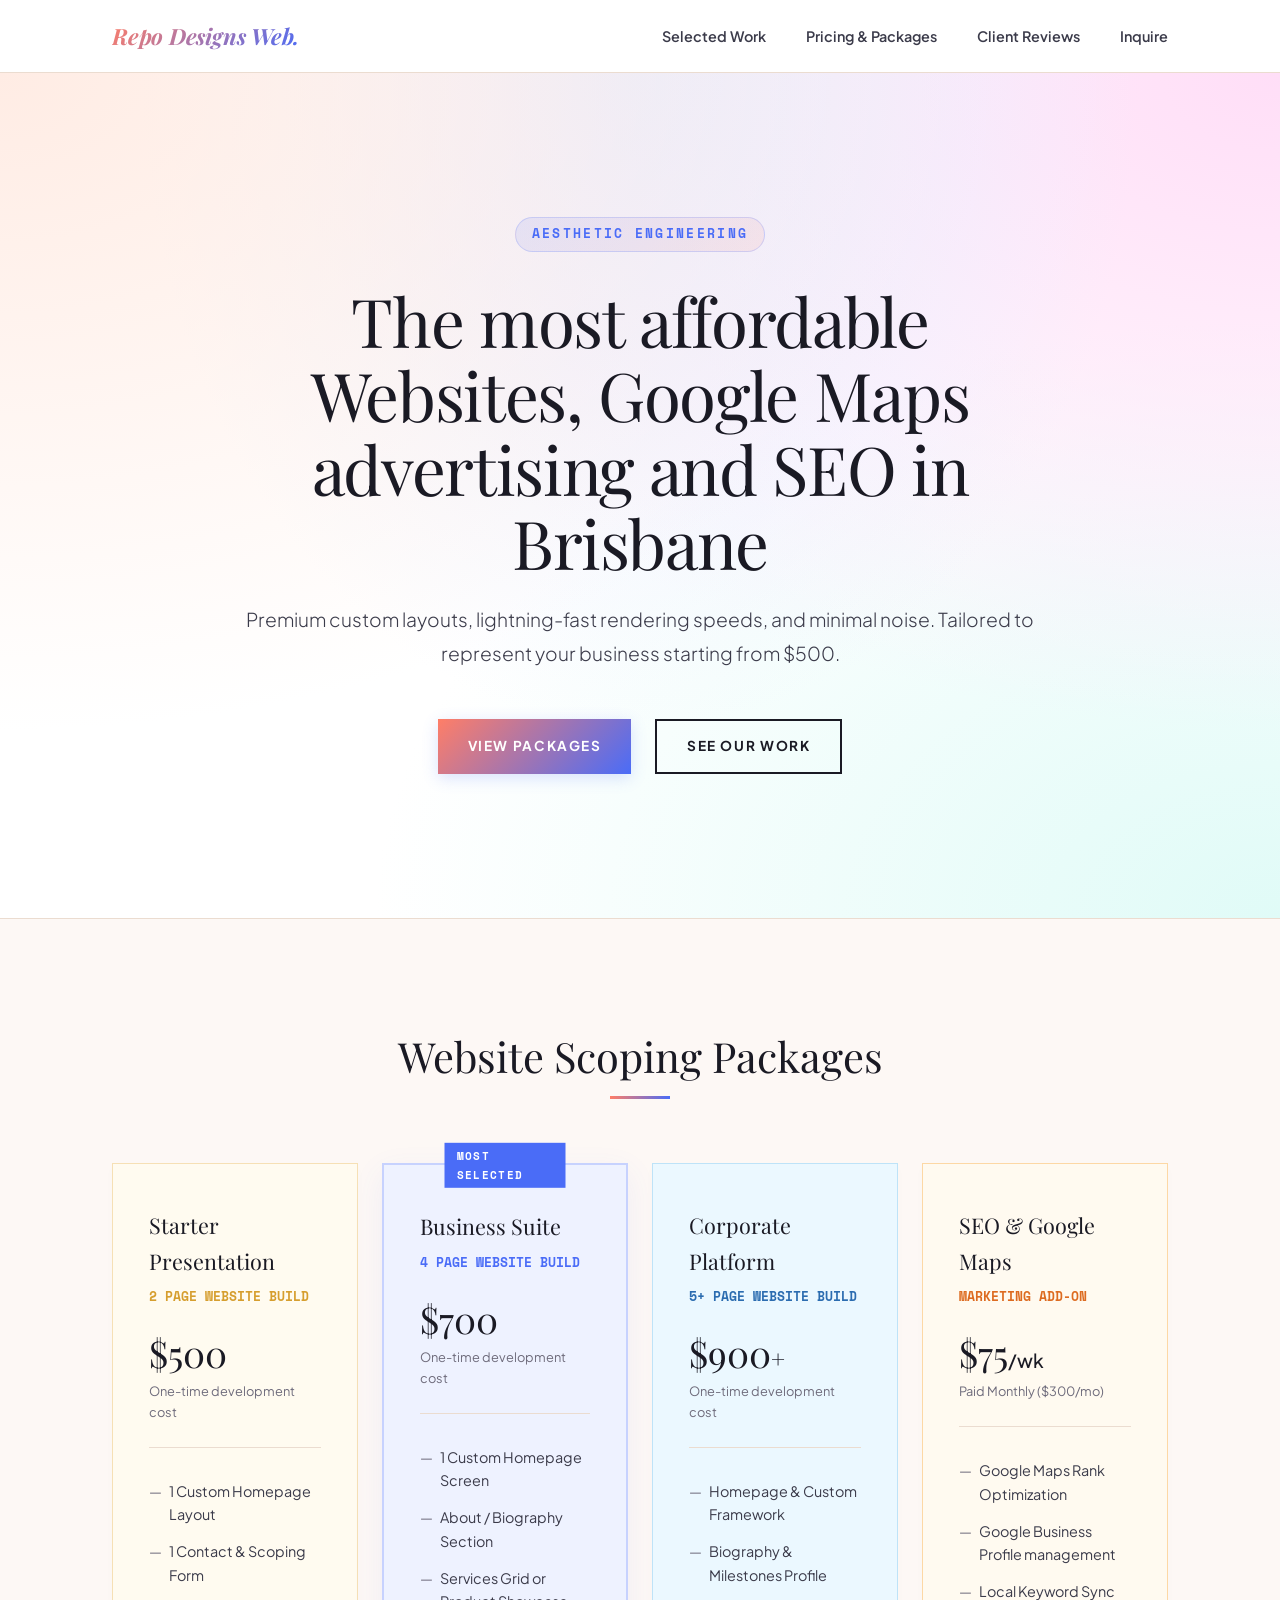
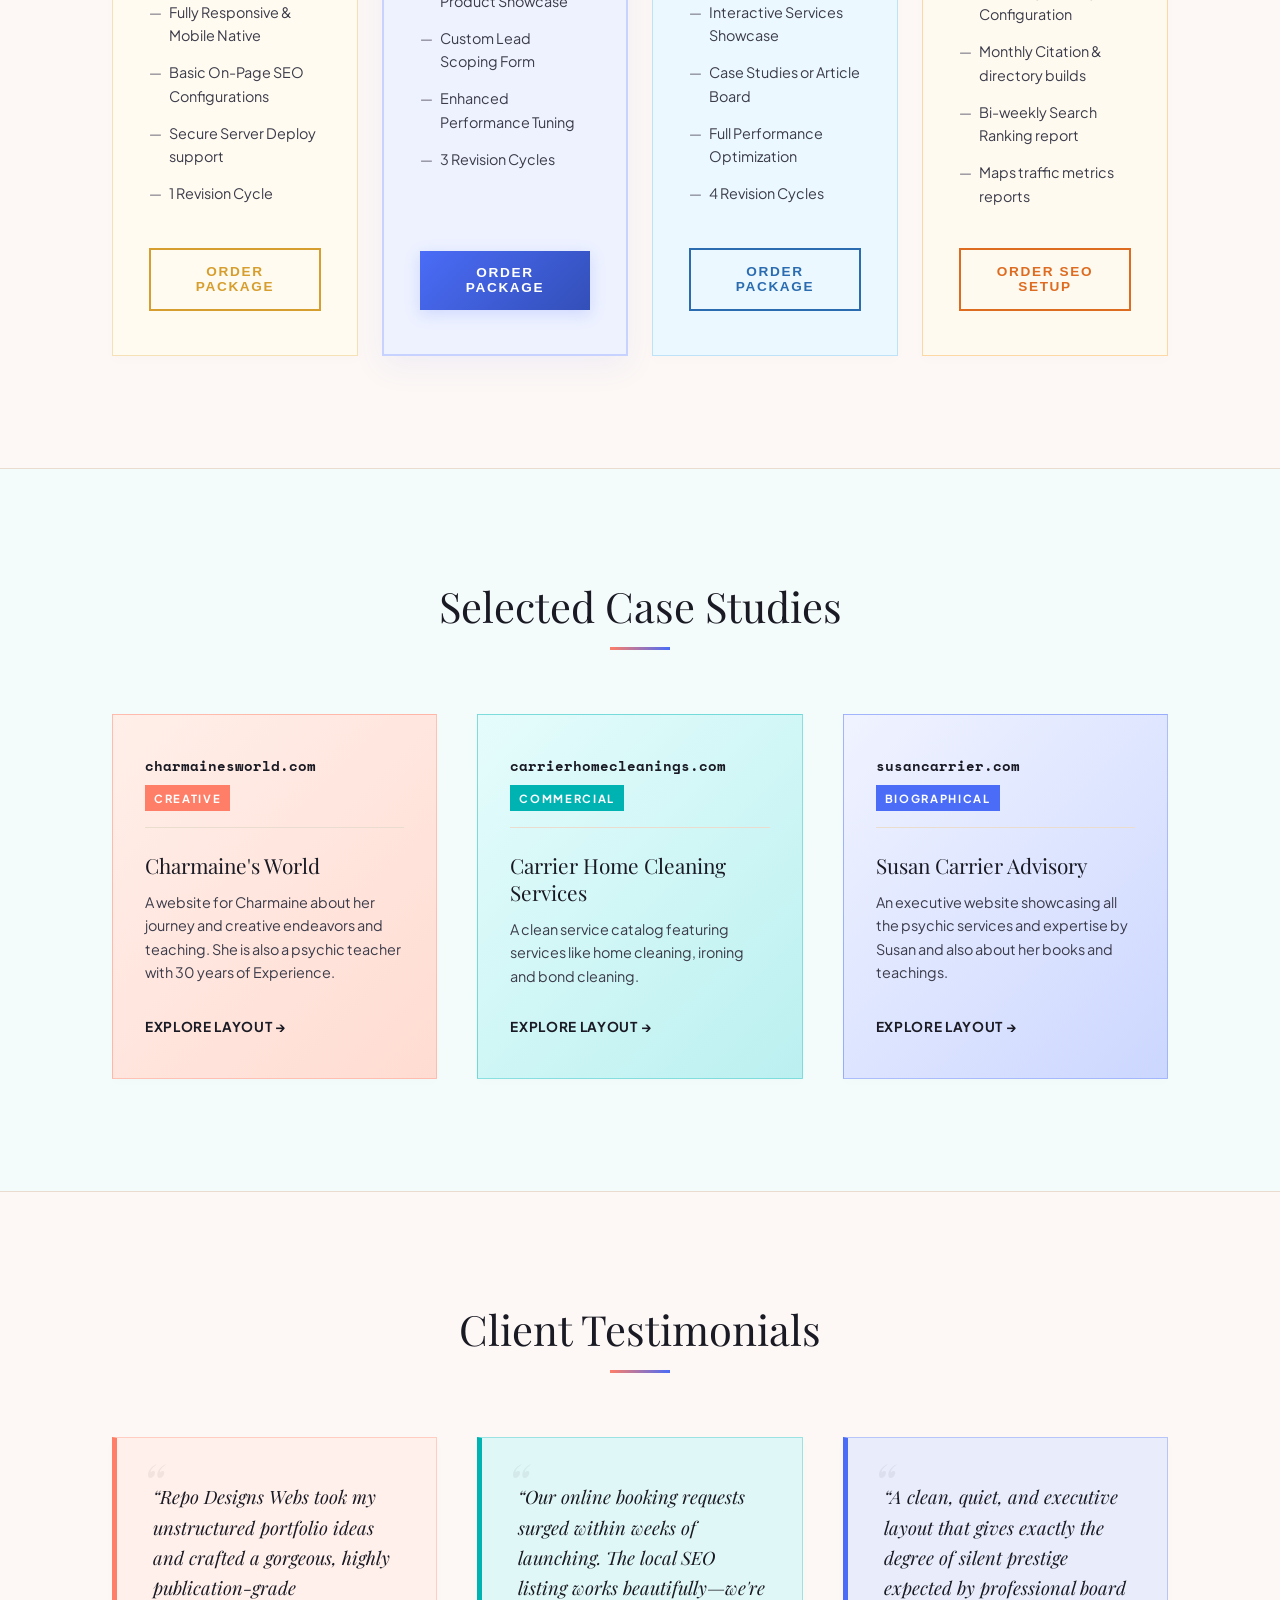
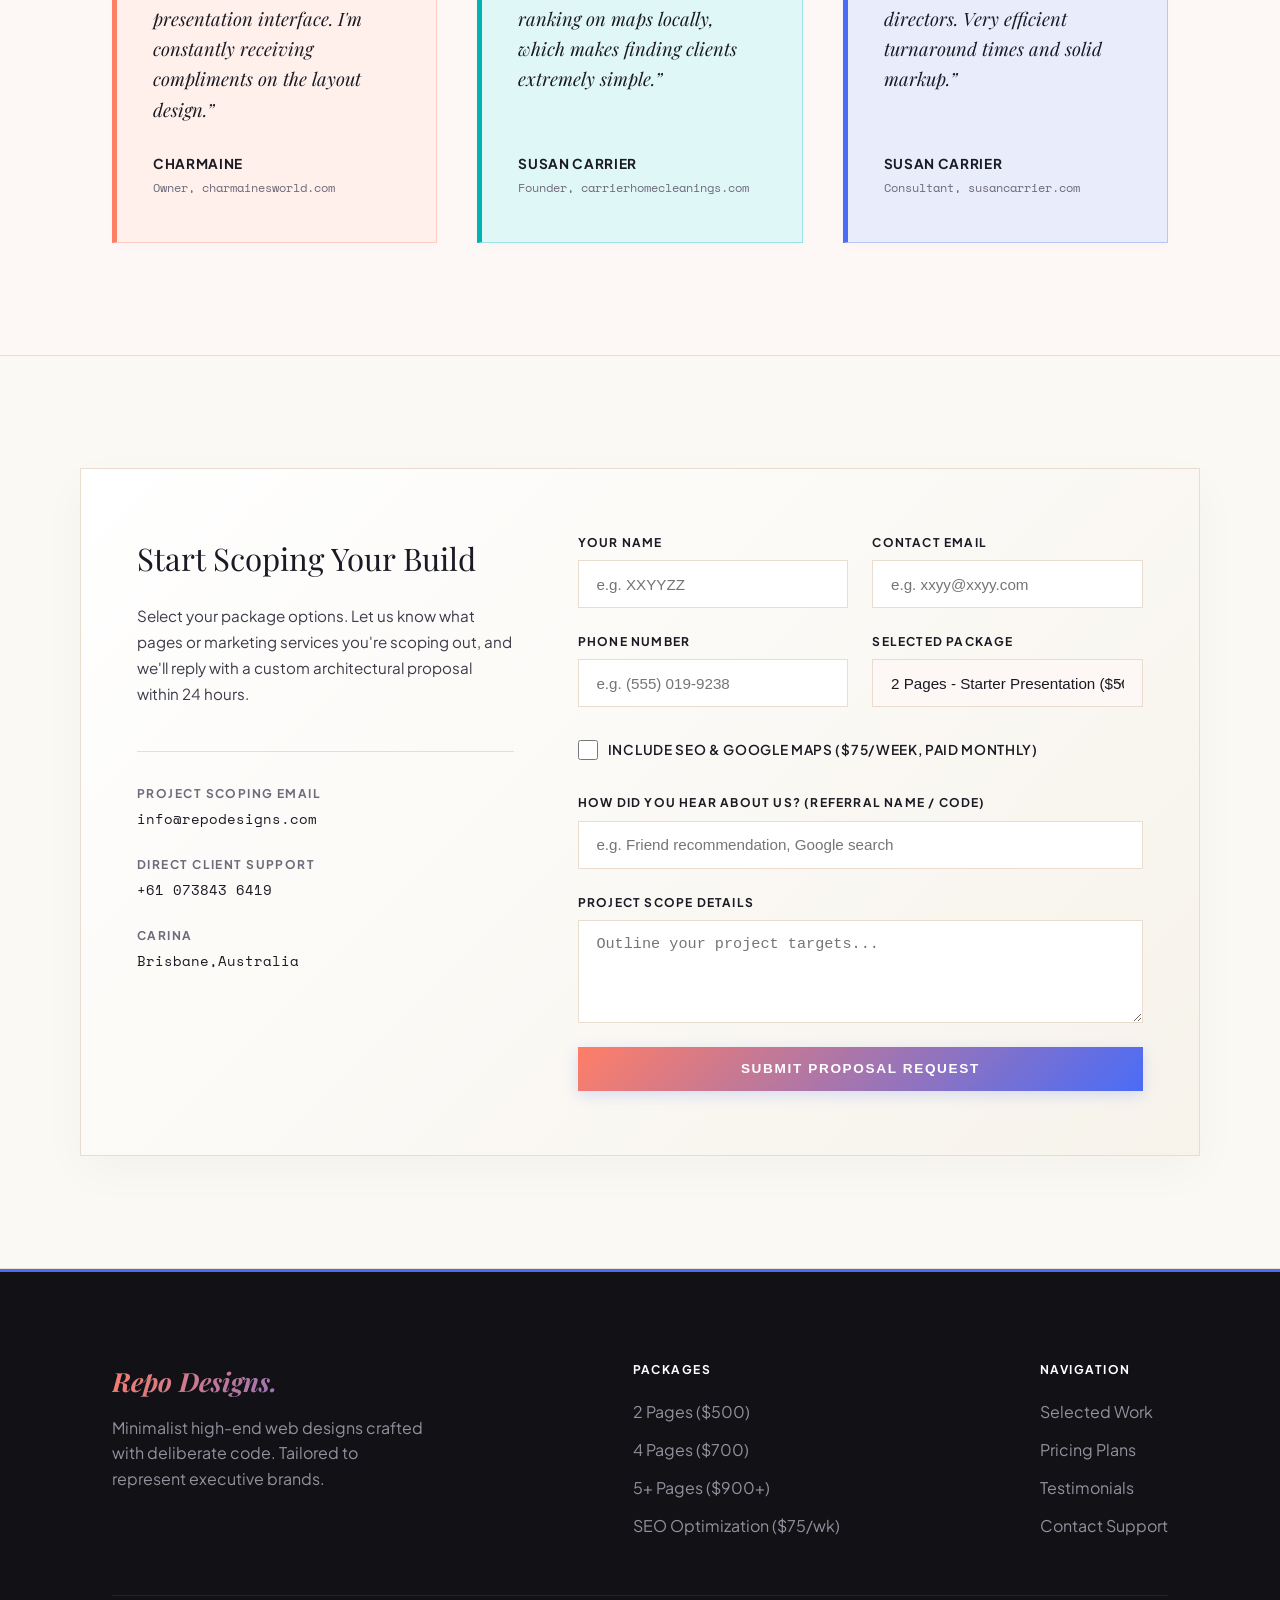
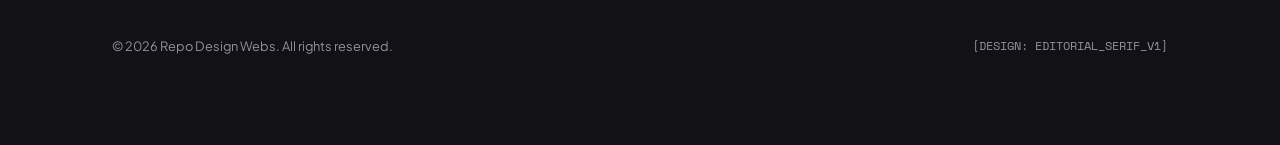
<file: index.html>
<!DOCTYPE html>
<html lang="en">
<head>
    <meta charset="UTF-8">
    <meta name="viewport" content="width=device-width, initial-scale=1.0">
    <title>Repo Design Webs — Editorial Serif Demo</title>
    
    <!-- Google Fonts -->
    <link rel="preconnect" href="https://fonts.googleapis.com">
    <link rel="preconnect" href="https://fonts.gstatic.com" crossorigin>
    <link href="https://fonts.googleapis.com/css2?family=Plus+Jakarta+Sans:wght@300;400;500;600;700&family=Playfair+Display:ital,wght@0,400;0,600;0,700;1,400&family=Space+Mono&display=swap" rel="stylesheet">
    
    <link rel="stylesheet" href="style.css">
</head>
<body>

    <!-- Navigation -->
    <nav>
        <div class="container nav-container">
            <a href="#" class="logo">Repo Designs Web.</a>
            <ul class="nav-links">
                <li><a href="#portfolio">Selected Work</a></li>
                <li><a href="#packages">Pricing & Packages</a></li>
                <li><a href="#reviews">Client Reviews</a></li>
                <li><a href="#contact">Inquire</a></li>
            </ul>
        </div>
    </nav>

    <!-- Hero Section -->
    <section class="hero-section">
        <div class="container">
            <div class="hero-content">
                <span class="hero-tag">Aesthetic Engineering</span>
                <h1>The most affordable Websites, Google Maps advertising and SEO in Brisbane</h1>
                <p class="hero-subtitle">Premium custom layouts, lightning-fast rendering speeds, and minimal noise. Tailored to represent your business starting from $500.</p>
                <div class="hero-btns">
                    <a href="#packages" class="btn-editorial primary">View Packages</a>
                    <a href="#portfolio" class="btn-editorial outline">See Our Work</a>
                </div>
            </div>
        </div>
    </section>

    <!-- Packages Section -->
    <section id="packages">
        <div class="container">
            <h2 class="section-title">Website Scoping Packages</h2>
            <div class="packages-grid">
                
                <!-- Package 1 -->
                <div class="package-card">
                    <h3 class="package-name">Starter Presentation</h3>
                    <span class="package-pages">2 Page Website Build</span>
                    <div class="package-price-row">
                        <span class="package-price">$500</span>
                        <span class="package-price-sub">One-time development cost</span>
                    </div>
                    <ul class="package-details-list">
                        <li>1 Custom Homepage Layout</li>
                        <li>1 Contact & Scoping Form</li>
                        <li>Fully Responsive & Mobile Native</li>
                        <li>Basic On-Page SEO Configurations</li>
                        <li>Secure Server Deploy support</li>
                        <li>1 Revision Cycle</li>
                    </ul>
                    <button class="btn-editorial outline" onclick="orderPackage('2', false)">Order Package</button>
                </div>

                <!-- Package 2 -->
                <div class="package-card highlight">
                    <span class="badge-popular">Most Selected</span>
                    <h3 class="package-name">Business Suite</h3>
                    <span class="package-pages">4 Page Website Build</span>
                    <div class="package-price-row">
                        <span class="package-price">$700</span>
                        <span class="package-price-sub">One-time development cost</span>
                    </div>
                    <ul class="package-details-list">
                        <li>1 Custom Homepage Screen</li>
                        <li>About / Biography Section</li>
                        <li>Services Grid or Product Showcase</li>
                        <li>Custom Lead Scoping Form</li>
                        <li>Enhanced Performance Tuning</li>
                        <li>3 Revision Cycles</li>
                    </ul>
                    <button class="btn-editorial primary" onclick="orderPackage('4', false)">Order Package</button>
                </div>

                <!-- Package 3 -->
                <div class="package-card">
                    <h3 class="package-name">Corporate Platform</h3>
                    <span class="package-pages">5+ Page Website Build</span>
                    <div class="package-price-row">
                        <span class="package-price">$900<span style="font-size: 1.5rem;">+</span></span>
                        <span class="package-price-sub">One-time development cost</span>
                    </div>
                    <ul class="package-details-list">
                        <li>Homepage & Custom Framework</li>
                        <li>Biography & Milestones Profile</li>
                        <li>Interactive Services Showcase</li>
                        <li>Case Studies or Article Board</li>
                        <li>Full Performance Optimization</li>
                        <li>4 Revision Cycles</li>
                    </ul>
                    <button class="btn-editorial outline" onclick="orderPackage('5', false)">Order Package</button>
                </div>

                <!-- Package 4 (SEO) -->
                <div class="package-card">
                    <h3 class="package-name">SEO & Google Maps</h3>
                    <span class="package-pages">Marketing Add-on</span>
                    <div class="package-price-row">
                        <span class="package-price">$75<span style="font-size: 1.2rem; font-family: var(--font-body); font-weight: 500;">/wk</span></span>
                        <span class="package-price-sub">Paid Monthly ($300/mo)</span>
                    </div>
                    <ul class="package-details-list">
                        <li>Google Maps Rank Optimization</li>
                        <li>Google Business Profile management</li>
                        <li>Local Keyword Sync Configuration</li>
                        <li>Monthly Citation & directory builds</li>
                        <li>Bi-weekly Search Ranking report</li>
                        <li>Maps traffic metrics reports</li>
                    </ul>
                    <button class="btn-editorial outline" onclick="orderPackage('seo', true)">Order SEO Setup</button>
                </div>

            </div>
        </div>
    </section>

    <!-- Portfolio Section -->
    <section id="portfolio">
        <div class="container">
            <h2 class="section-title">Selected Case Studies</h2>
            <div class="portfolio-grid">
                
                <!-- Portfolio item 1 -->
                <div class="portfolio-card charmaine">
                    <div class="portfolio-header">
                        <span class="portfolio-domain">charmainesworld.com</span>
                        <span class="portfolio-tag">Creative</span>
                    </div>
                    <h3 class="portfolio-title">Charmaine's World</h3>
                    <p class="portfolio-desc">A website for Charmaine about her journey and creative endeavors and teaching. She is also a psychic teacher with 30 years of Experience.</p>
                    <a href="https://www.charmainesworld.com" class="portfolio-link">Explore layout →</a>
                </div>

                <!-- Portfolio item 2 -->
                <div class="portfolio-card carrier">
                    <div class="portfolio-header">
                        <span class="portfolio-domain">carrierhomecleanings.com</span>
                        <span class="portfolio-tag">Commercial</span>
                    </div>
                    <h3 class="portfolio-title">Carrier Home Cleaning Services</h3>
                    <p class="portfolio-desc">A clean service catalog featuring services like home cleaning, ironing and bond cleaning.</p>
                    <a href="https://www.carrierhomecleanings.com" class="portfolio-link">Explore layout →</a>
                </div>

                <!-- Portfolio item 3 -->
                <div class="portfolio-card susan">
                    <div class="portfolio-header">
                        <span class="portfolio-domain">susancarrier.com</span>
                        <span class="portfolio-tag">Biographical</span>
                    </div>
                    <h3 class="portfolio-title">Susan Carrier Advisory</h3>
                    <p class="portfolio-desc">An executive website showcasing all the psychic services and expertise by Susan and also about her books and teachings.</p>
                    <a href="https://www.susancarrier.com" class="portfolio-link">Explore layout →</a>
                </div>

            </div>
        </div>
    </section>

    <!-- Reviews Section -->
    <section id="reviews" style="background: var(--bg-secondary);">
        <div class="container">
            <h2 class="section-title">Client Testimonials</h2>
            <div class="reviews-grid">
                
                <!-- Review 1 -->
                <div class="review-card">
                    <div class="review-quote">
                        <span>“Repo Designs Webs took my unstructured portfolio ideas and crafted a gorgeous, highly publication-grade presentation interface. I'm constantly receiving compliments on the layout design.”</span>
                    </div>
                    <div>
                        <div class="review-author">Charmaine</div>
                        <div class="review-author-title">Owner, charmainesworld.com</div>
                    </div>
                </div>

                <!-- Review 2 -->
                <div class="review-card">
                    <div class="review-quote">
                        <span>“Our online booking requests surged within weeks of launching. The local SEO listing works beautifully—we're ranking on maps locally, which makes finding clients extremely simple.”</span>
                    </div>
                    <div>
                        <div class="review-author">Susan Carrier</div>
                        <div class="review-author-title">Founder, carrierhomecleanings.com</div>
                    </div>
                </div>

                <!-- Review 3 -->
                <div class="review-card">
                    <div class="review-quote">
                        <span>“A clean, quiet, and executive layout that gives exactly the degree of silent prestige expected by professional board directors. Very efficient turnaround times and solid markup.”</span>
                    </div>
                    <div>
                        <div class="review-author">Susan Carrier</div>
                        <div class="review-author-title">Consultant, susancarrier.com</div>
                    </div>
                </div>

            </div>
        </div>
    </section>

    <!-- Contact Section -->
    <section id="contact">
        <div class="container contact-layout">
            
            <div class="contact-info">
                <h3>Start Scoping Your Build</h3>
                <p>Select your package options. Let us know what pages or marketing services you're scoping out, and we'll reply with a custom architectural proposal within 24 hours.</p>
                
                <div class="contact-details-box">
                    <div class="contact-detail-item">
                        <strong>Project Scoping Email</strong>
                        info@repodesigns.com
                    </div>
                    <div class="contact-detail-item">
                        <strong>Direct Client Support</strong>
                        +61 073843 6419
                    </div>
                    <div class="contact-detail-item">
                        <strong>Carina</strong>
                        Brisbane,Australia
                    </div>
                </div>
            </div>

            <div>
                <form class="editorial-form" id="inquiry-form" onsubmit="handleInquirySubmit(event)">
                    
                    <div class="form-row-2">
                        <div class="form-group">
                            <label for="name">Your Name</label>
                            <input type="text" id="name" required class="form-input" placeholder="e.g. XXYYZZ">
                        </div>
                        <div class="form-group">
                            <label for="email">Contact Email</label>
                            <input type="email" id="email" required class="form-input" placeholder="e.g. xxyy@xxyy.com">
                        </div>
                    </div>

                    <div class="form-row-2">
                        <div class="form-group">
                            <label for="phone">Phone Number</label>
                            <input type="tel" id="phone" required class="form-input" placeholder="e.g. (555) 019-9238">
                        </div>
                        <div class="form-group">
                            <label for="package-select">Selected Package</label>
                            <select id="package-select" class="form-input" style="appearance: none; background: url('data:image/svg+xml;utf8,<svg xmlns=%22http://www.w3.org/2000/svg%22 width=%2224%22 height=%2224%22 viewBox=%220 0 24 24%22 fill=%22none%22 stroke=%22%237c7a75%22 stroke-width=%222%22 stroke-linecap=%22round%22 stroke-linejoin=%22round%22><polyline points=%226 9 12 15 18 9%22></polyline></svg>') no-repeat right 15px center; background-size: 14px; background-color: var(--bg-secondary);">
                                <option value="2">2 Pages - Starter Presentation ($500)</option>
                                <option value="4">4 Pages - Business Suite ($700)</option>
                                <option value="5">5+ Pages - Corporate Platform ($900+)</option>
                                <option value="none">None - Marketing Services Only</option>
                            </select>
                        </div>
                    </div>

                    <div style="display: flex; align-items: center; gap: 10px; padding: 0.5rem 0;">
                        <input type="checkbox" id="seo-addon" style="width: 20px; height: 20px; cursor: pointer; accent-color: #1c1c1c;">
                        <label for="seo-addon" style="font-weight: 600; cursor: pointer; font-size: 0.85rem; text-transform: uppercase; letter-spacing: 0.05em;">Include SEO & Google Maps ($75/week, Paid Monthly)</label>
                    </div>

                    <div class="form-group">
                        <label for="referral">How did you hear about us? (Referral Name / Code)</label>
                        <input type="text" id="referral" class="form-input" placeholder="e.g. Friend recommendation, Google search">
                    </div>

                    <div class="form-group">
                        <label for="message">Project Scope Details</label>
                        <textarea id="message" rows="4" class="form-input" style="resize: vertical;" placeholder="Outline your project targets..."></textarea>
                    </div>

                    <button type="submit" class="btn-editorial primary">Submit Proposal Request</button>
                </form>
            </div>

        </div>
    </section>

    <!-- Footer -->
    <footer class="editorial-footer">
        <div class="container">
            <div class="footer-top">
                <div class="footer-brand">
                    <h2>Repo Designs.</h2>
                    <p style="max-width: 320px; line-height: 1.6;">Minimalist high-end web designs crafted with deliberate code. Tailored to represent executive brands.</p>
                </div>
                <div class="footer-links-col">
                    <h4>Packages</h4>
                    <ul>
                        <li><a href="#packages" onclick="orderPackage('2', false)">2 Pages ($500)</a></li>
                        <li><a href="#packages" onclick="orderPackage('4', false)">4 Pages ($700)</a></li>
                        <li><a href="#packages" onclick="orderPackage('5', false)">5+ Pages ($900+)</a></li>
                        <li><a href="#packages" onclick="orderPackage('seo', true)">SEO Optimization ($75/wk)</a></li>
                    </ul>
                </div>
                <div class="footer-links-col">
                    <h4>Navigation</h4>
                    <ul>
                        <li><a href="#portfolio">Selected Work</a></li>
                        <li><a href="#packages">Pricing Plans</a></li>
                        <li><a href="#reviews">Testimonials</a></li>
                        <li><a href="#contact">Contact Support</a></li>
                    </ul>
                </div>
            </div>
            <div class="footer-bottom">
                <p>&copy; 2026 Repo Design Webs. All rights reserved.</p>
                <p style="font-family: var(--font-mono); font-size: 0.75rem;">[DESIGN: EDITORIAL_SERIF_V1]</p>
            </div>
        </div>
    </footer>

    <!-- Interactive script logic -->
    <script>
        function orderPackage(pkgKey, selectSeo) {
            const packageSelect = document.getElementById('package-select');
            const seoAddon = document.getElementById('seo-addon');
            
            if (pkgKey === 'seo') {
                packageSelect.value = 'none';
                seoAddon.checked = true;
            } else {
                packageSelect.value = pkgKey;
                seoAddon.checked = selectSeo;
            }
            
            // Focus on name field
            document.getElementById('name').focus();
            
            // Scroll to form section
            document.getElementById('contact').scrollIntoView({ behavior: 'smooth' });
        }

        function handleInquirySubmit(event) {
            event.preventDefault();
            const name = document.getElementById('name').value;
            const email = document.getElementById('email').value;
            const phone = document.getElementById('phone').value;
            const pkg = document.getElementById('package-select').value;
            const seo = document.getElementById('seo-addon').checked ? 'including SEO & Google Maps ($75/week)' : 'without marketing add-ons';
            const referral = document.getElementById('referral').value || 'None';

            alert(`Thank you, ${name}!\n\nWe have logged your request for the package configuration (${pkg} Pages, ${seo}). We will reach out to you shortly at ${email} or ${phone}.\n\nReferral Recorded: ${referral}`);
            
            document.getElementById('inquiry-form').reset();
        }
    </script>
</body>
</html>
</file>
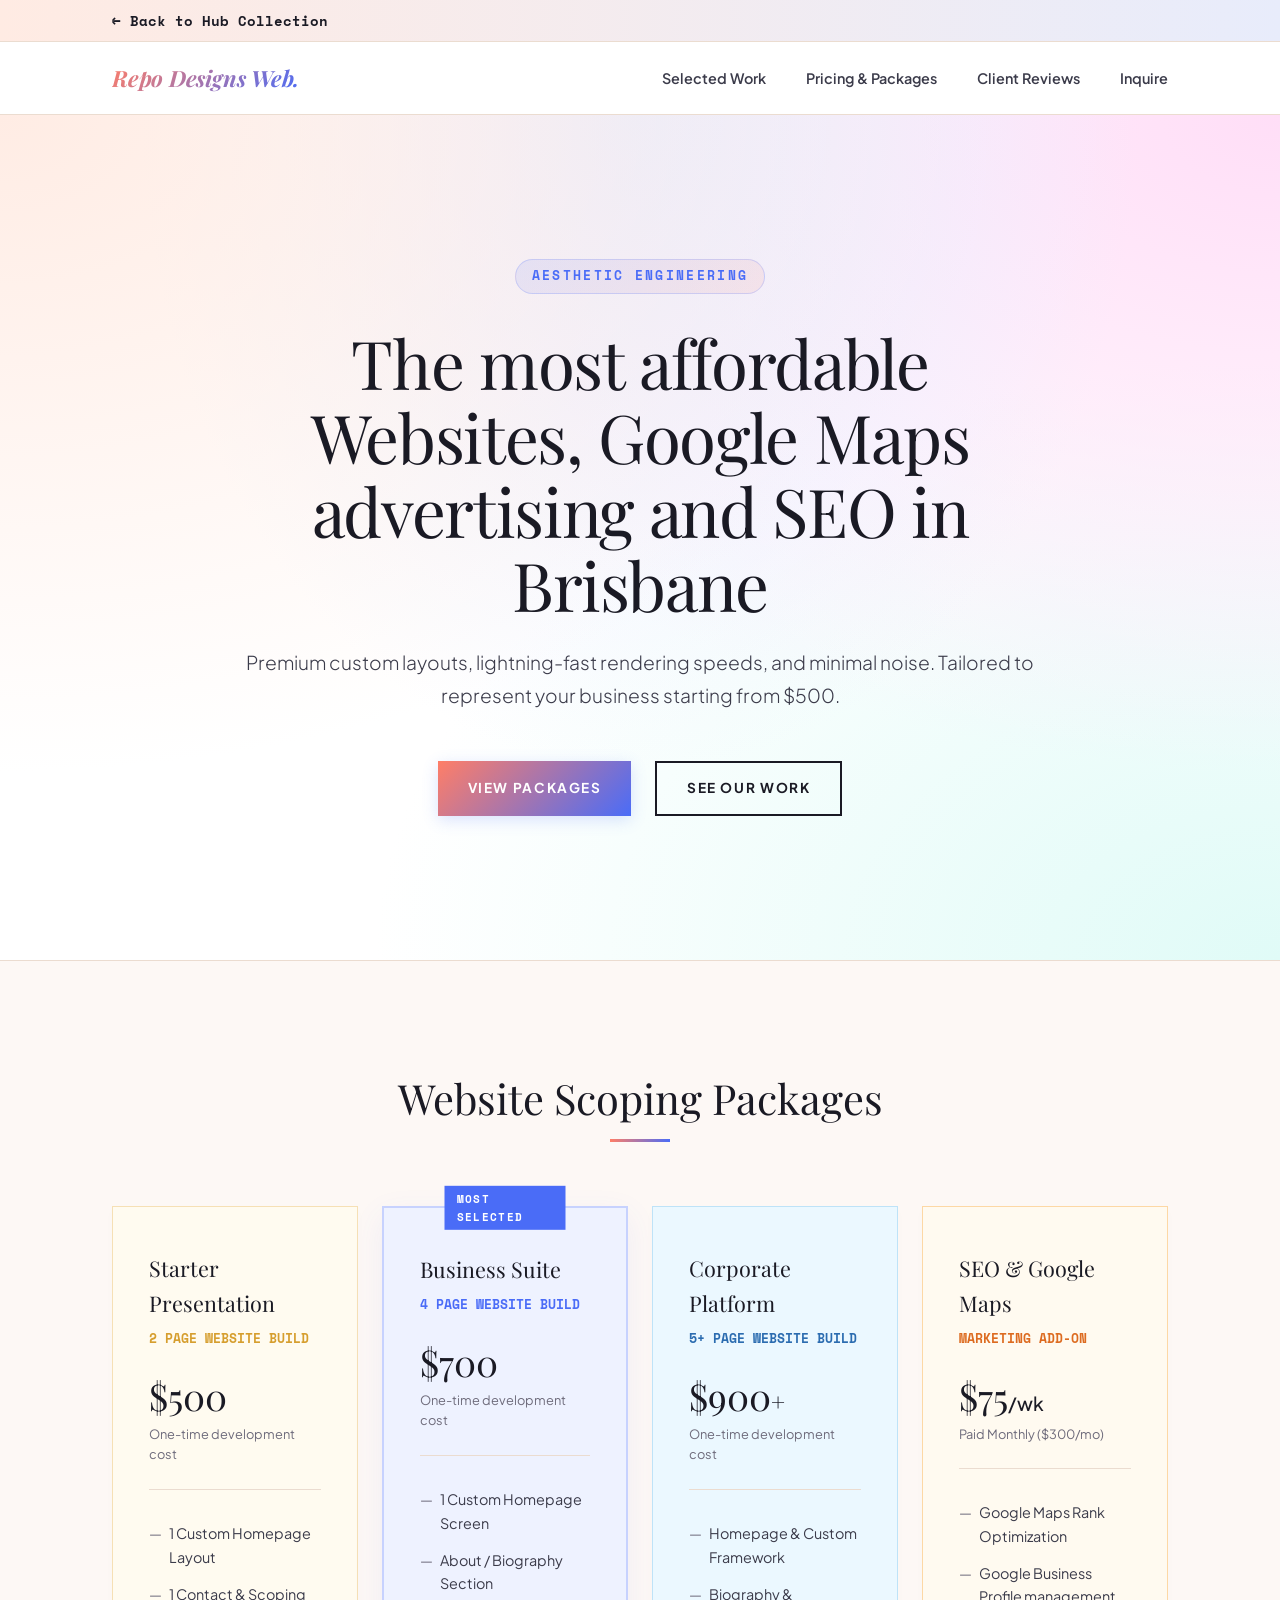
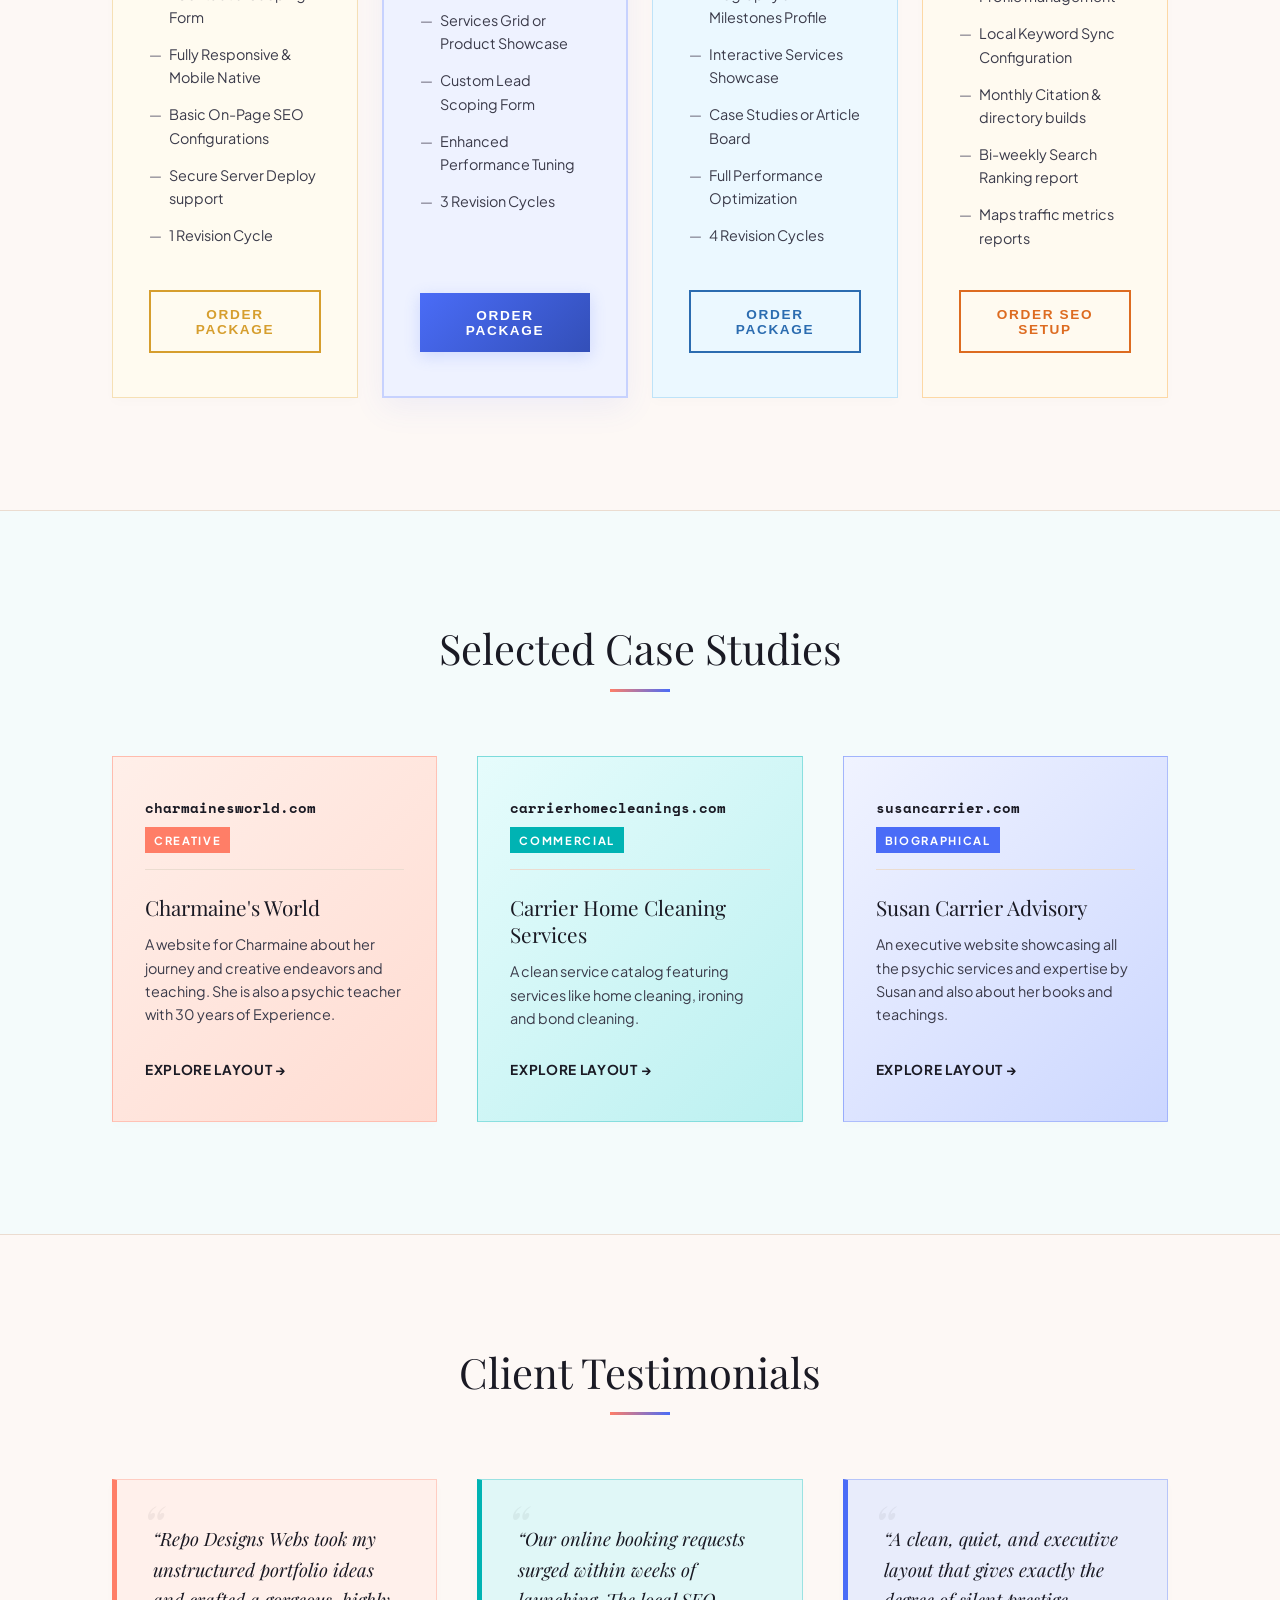
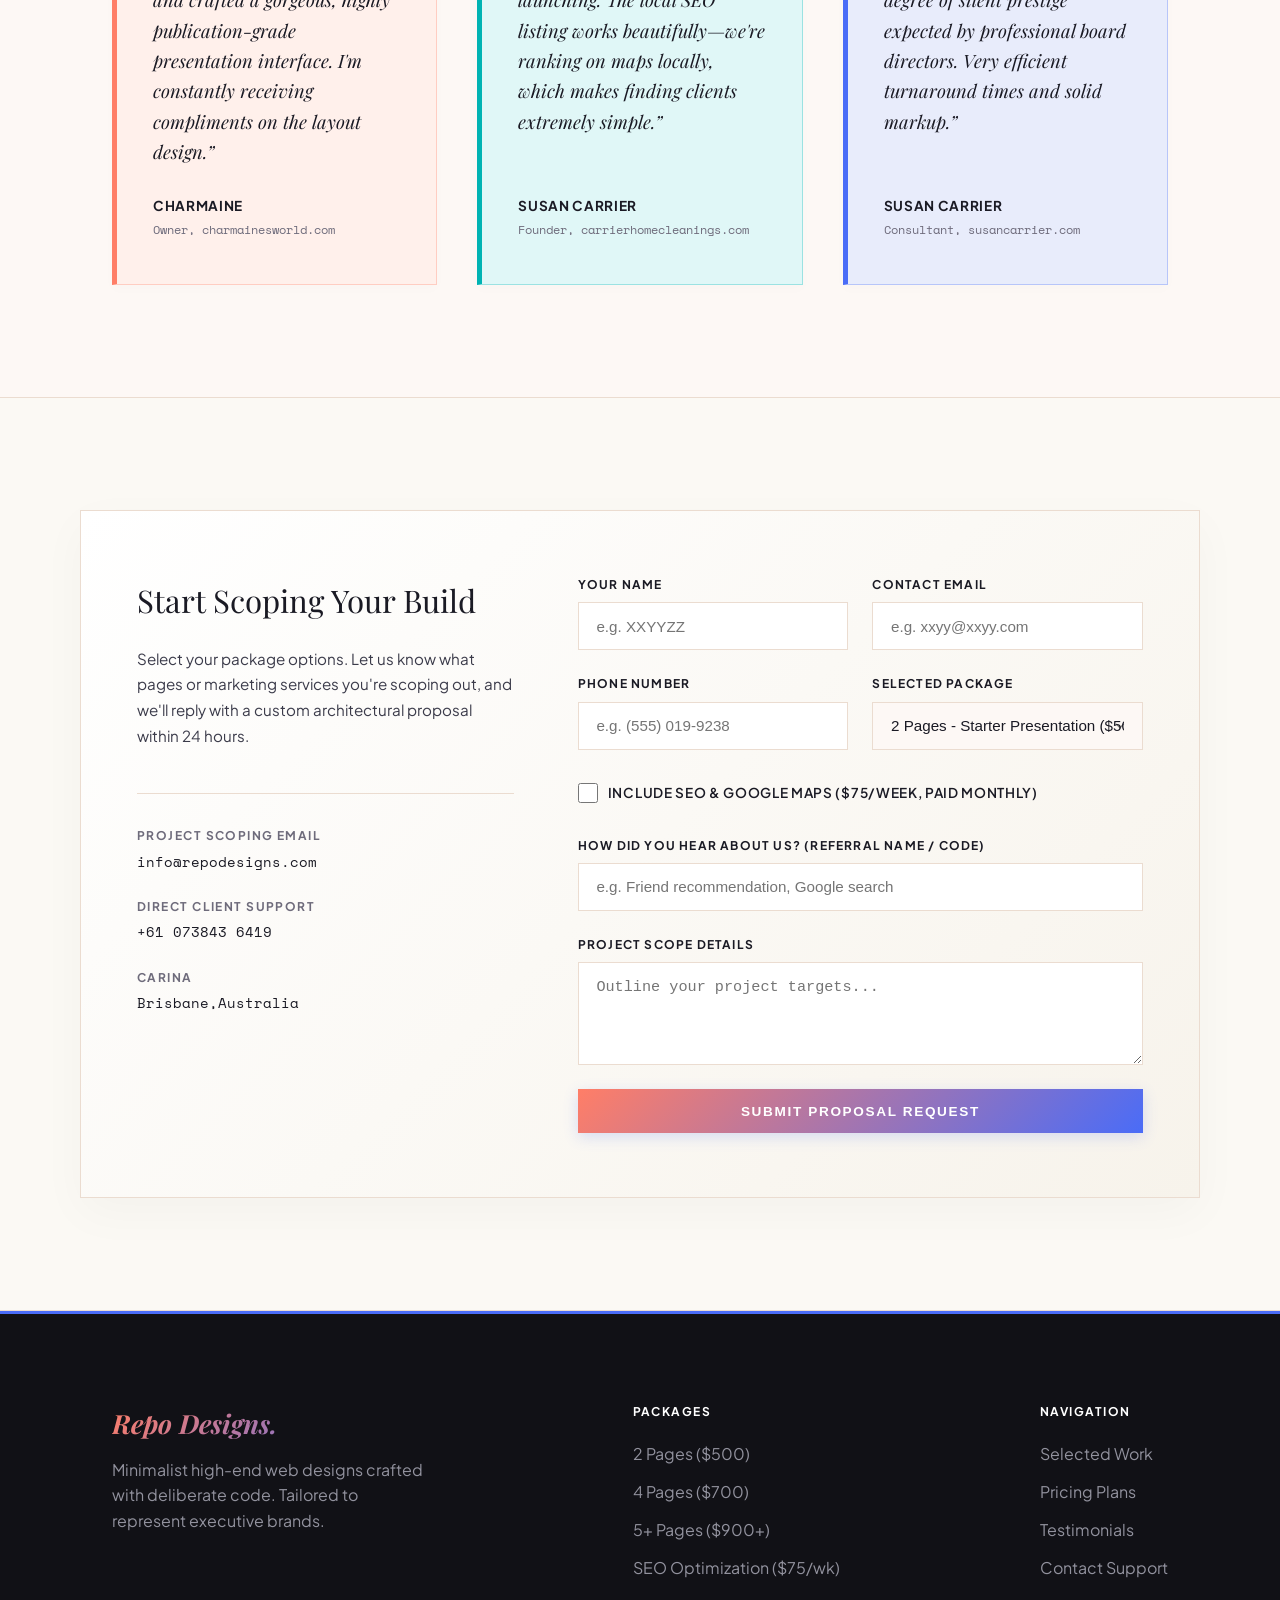
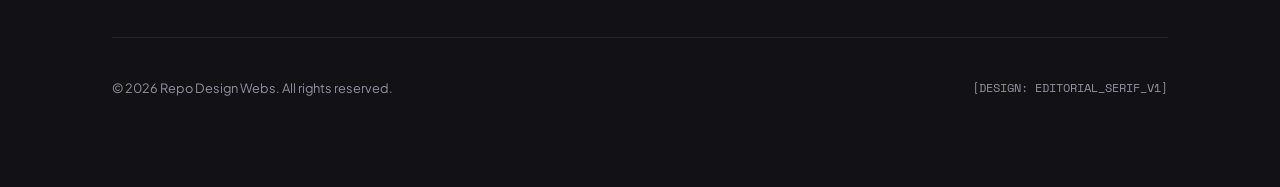
<file: demo-editorial/index.html>
<!DOCTYPE html>
<html lang="en">
<head>
    <meta charset="UTF-8">
    <meta name="viewport" content="width=device-width, initial-scale=1.0">
    <title>Repo Design Webs — Editorial Serif Demo</title>
    
    <!-- Google Fonts -->
    <link rel="preconnect" href="https://fonts.googleapis.com">
    <link rel="preconnect" href="https://fonts.gstatic.com" crossorigin>
    <link href="https://fonts.googleapis.com/css2?family=Plus+Jakarta+Sans:wght@300;400;500;600;700&family=Playfair+Display:ital,wght@0,400;0,600;0,700;1,400&family=Space+Mono&display=swap" rel="stylesheet">
    
    <link rel="stylesheet" href="style.css">
</head>
<body>

    <!-- Back to Hub Bar -->
    <div class="back-hub-bar">
        <div class="container">
            <a href="../index.html">← Back to Hub Collection</a>
        </div>
    </div>

    <!-- Navigation -->
    <nav>
        <div class="container nav-container">
            <a href="#" class="logo">Repo Designs Web.</a>
            <ul class="nav-links">
                <li><a href="#portfolio">Selected Work</a></li>
                <li><a href="#packages">Pricing & Packages</a></li>
                <li><a href="#reviews">Client Reviews</a></li>
                <li><a href="#contact">Inquire</a></li>
            </ul>
        </div>
    </nav>

    <!-- Hero Section -->
    <section class="hero-section">
        <div class="container">
            <div class="hero-content">
                <span class="hero-tag">Aesthetic Engineering</span>
                <h1>The most affordable Websites, Google Maps advertising and SEO in Brisbane</h1>
                <p class="hero-subtitle">Premium custom layouts, lightning-fast rendering speeds, and minimal noise. Tailored to represent your business starting from $500.</p>
                <div class="hero-btns">
                    <a href="#packages" class="btn-editorial primary">View Packages</a>
                    <a href="#portfolio" class="btn-editorial outline">See Our Work</a>
                </div>
            </div>
        </div>
    </section>

    <!-- Packages Section -->
    <section id="packages">
        <div class="container">
            <h2 class="section-title">Website Scoping Packages</h2>
            <div class="packages-grid">
                
                <!-- Package 1 -->
                <div class="package-card">
                    <h3 class="package-name">Starter Presentation</h3>
                    <span class="package-pages">2 Page Website Build</span>
                    <div class="package-price-row">
                        <span class="package-price">$500</span>
                        <span class="package-price-sub">One-time development cost</span>
                    </div>
                    <ul class="package-details-list">
                        <li>1 Custom Homepage Layout</li>
                        <li>1 Contact & Scoping Form</li>
                        <li>Fully Responsive & Mobile Native</li>
                        <li>Basic On-Page SEO Configurations</li>
                        <li>Secure Server Deploy support</li>
                        <li>1 Revision Cycle</li>
                    </ul>
                    <button class="btn-editorial outline" onclick="orderPackage('2', false)">Order Package</button>
                </div>

                <!-- Package 2 -->
                <div class="package-card highlight">
                    <span class="badge-popular">Most Selected</span>
                    <h3 class="package-name">Business Suite</h3>
                    <span class="package-pages">4 Page Website Build</span>
                    <div class="package-price-row">
                        <span class="package-price">$700</span>
                        <span class="package-price-sub">One-time development cost</span>
                    </div>
                    <ul class="package-details-list">
                        <li>1 Custom Homepage Screen</li>
                        <li>About / Biography Section</li>
                        <li>Services Grid or Product Showcase</li>
                        <li>Custom Lead Scoping Form</li>
                        <li>Enhanced Performance Tuning</li>
                        <li>3 Revision Cycles</li>
                    </ul>
                    <button class="btn-editorial primary" onclick="orderPackage('4', false)">Order Package</button>
                </div>

                <!-- Package 3 -->
                <div class="package-card">
                    <h3 class="package-name">Corporate Platform</h3>
                    <span class="package-pages">5+ Page Website Build</span>
                    <div class="package-price-row">
                        <span class="package-price">$900<span style="font-size: 1.5rem;">+</span></span>
                        <span class="package-price-sub">One-time development cost</span>
                    </div>
                    <ul class="package-details-list">
                        <li>Homepage & Custom Framework</li>
                        <li>Biography & Milestones Profile</li>
                        <li>Interactive Services Showcase</li>
                        <li>Case Studies or Article Board</li>
                        <li>Full Performance Optimization</li>
                        <li>4 Revision Cycles</li>
                    </ul>
                    <button class="btn-editorial outline" onclick="orderPackage('5', false)">Order Package</button>
                </div>

                <!-- Package 4 (SEO) -->
                <div class="package-card">
                    <h3 class="package-name">SEO & Google Maps</h3>
                    <span class="package-pages">Marketing Add-on</span>
                    <div class="package-price-row">
                        <span class="package-price">$75<span style="font-size: 1.2rem; font-family: var(--font-body); font-weight: 500;">/wk</span></span>
                        <span class="package-price-sub">Paid Monthly ($300/mo)</span>
                    </div>
                    <ul class="package-details-list">
                        <li>Google Maps Rank Optimization</li>
                        <li>Google Business Profile management</li>
                        <li>Local Keyword Sync Configuration</li>
                        <li>Monthly Citation & directory builds</li>
                        <li>Bi-weekly Search Ranking report</li>
                        <li>Maps traffic metrics reports</li>
                    </ul>
                    <button class="btn-editorial outline" onclick="orderPackage('seo', true)">Order SEO Setup</button>
                </div>

            </div>
        </div>
    </section>

    <!-- Portfolio Section -->
    <section id="portfolio">
        <div class="container">
            <h2 class="section-title">Selected Case Studies</h2>
            <div class="portfolio-grid">
                
                <!-- Portfolio item 1 -->
                <div class="portfolio-card charmaine">
                    <div class="portfolio-header">
                        <span class="portfolio-domain">charmainesworld.com</span>
                        <span class="portfolio-tag">Creative</span>
                    </div>
                    <h3 class="portfolio-title">Charmaine's World</h3>
                    <p class="portfolio-desc">A website for Charmaine about her journey and creative endeavors and teaching. She is also a psychic teacher with 30 years of Experience.</p>
                    <a href="https://www.charmainesworld.com" class="portfolio-link">Explore layout →</a>
                </div>

                <!-- Portfolio item 2 -->
                <div class="portfolio-card carrier">
                    <div class="portfolio-header">
                        <span class="portfolio-domain">carrierhomecleanings.com</span>
                        <span class="portfolio-tag">Commercial</span>
                    </div>
                    <h3 class="portfolio-title">Carrier Home Cleaning Services</h3>
                    <p class="portfolio-desc">A clean service catalog featuring services like home cleaning, ironing and bond cleaning.</p>
                    <a href="https://www.carrierhomecleanings.com" class="portfolio-link">Explore layout →</a>
                </div>

                <!-- Portfolio item 3 -->
                <div class="portfolio-card susan">
                    <div class="portfolio-header">
                        <span class="portfolio-domain">susancarrier.com</span>
                        <span class="portfolio-tag">Biographical</span>
                    </div>
                    <h3 class="portfolio-title">Susan Carrier Advisory</h3>
                    <p class="portfolio-desc">An executive website showcasing all the psychic services and expertise by Susan and also about her books and teachings.</p>
                    <a href="https://www.susancarrier.com" class="portfolio-link">Explore layout →</a>
                </div>

            </div>
        </div>
    </section>

    <!-- Reviews Section -->
    <section id="reviews" style="background: var(--bg-secondary);">
        <div class="container">
            <h2 class="section-title">Client Testimonials</h2>
            <div class="reviews-grid">
                
                <!-- Review 1 -->
                <div class="review-card">
                    <div class="review-quote">
                        <span>“Repo Designs Webs took my unstructured portfolio ideas and crafted a gorgeous, highly publication-grade presentation interface. I'm constantly receiving compliments on the layout design.”</span>
                    </div>
                    <div>
                        <div class="review-author">Charmaine</div>
                        <div class="review-author-title">Owner, charmainesworld.com</div>
                    </div>
                </div>

                <!-- Review 2 -->
                <div class="review-card">
                    <div class="review-quote">
                        <span>“Our online booking requests surged within weeks of launching. The local SEO listing works beautifully—we're ranking on maps locally, which makes finding clients extremely simple.”</span>
                    </div>
                    <div>
                        <div class="review-author">Susan Carrier</div>
                        <div class="review-author-title">Founder, carrierhomecleanings.com</div>
                    </div>
                </div>

                <!-- Review 3 -->
                <div class="review-card">
                    <div class="review-quote">
                        <span>“A clean, quiet, and executive layout that gives exactly the degree of silent prestige expected by professional board directors. Very efficient turnaround times and solid markup.”</span>
                    </div>
                    <div>
                        <div class="review-author">Susan Carrier</div>
                        <div class="review-author-title">Consultant, susancarrier.com</div>
                    </div>
                </div>

            </div>
        </div>
    </section>

    <!-- Contact Section -->
    <section id="contact">
        <div class="container contact-layout">
            
            <div class="contact-info">
                <h3>Start Scoping Your Build</h3>
                <p>Select your package options. Let us know what pages or marketing services you're scoping out, and we'll reply with a custom architectural proposal within 24 hours.</p>
                
                <div class="contact-details-box">
                    <div class="contact-detail-item">
                        <strong>Project Scoping Email</strong>
                        info@repodesigns.com
                    </div>
                    <div class="contact-detail-item">
                        <strong>Direct Client Support</strong>
                        +61 073843 6419
                    </div>
                    <div class="contact-detail-item">
                        <strong>Carina</strong>
                        Brisbane,Australia
                    </div>
                </div>
            </div>

            <div>
                <form class="editorial-form" id="inquiry-form" onsubmit="handleInquirySubmit(event)">
                    
                    <div class="form-row-2">
                        <div class="form-group">
                            <label for="name">Your Name</label>
                            <input type="text" id="name" required class="form-input" placeholder="e.g. XXYYZZ">
                        </div>
                        <div class="form-group">
                            <label for="email">Contact Email</label>
                            <input type="email" id="email" required class="form-input" placeholder="e.g. xxyy@xxyy.com">
                        </div>
                    </div>

                    <div class="form-row-2">
                        <div class="form-group">
                            <label for="phone">Phone Number</label>
                            <input type="tel" id="phone" required class="form-input" placeholder="e.g. (555) 019-9238">
                        </div>
                        <div class="form-group">
                            <label for="package-select">Selected Package</label>
                            <select id="package-select" class="form-input" style="appearance: none; background: url('data:image/svg+xml;utf8,<svg xmlns=%22http://www.w3.org/2000/svg%22 width=%2224%22 height=%2224%22 viewBox=%220 0 24 24%22 fill=%22none%22 stroke=%22%237c7a75%22 stroke-width=%222%22 stroke-linecap=%22round%22 stroke-linejoin=%22round%22><polyline points=%226 9 12 15 18 9%22></polyline></svg>') no-repeat right 15px center; background-size: 14px; background-color: var(--bg-secondary);">
                                <option value="2">2 Pages - Starter Presentation ($500)</option>
                                <option value="4">4 Pages - Business Suite ($700)</option>
                                <option value="5">5+ Pages - Corporate Platform ($900+)</option>
                                <option value="none">None - Marketing Services Only</option>
                            </select>
                        </div>
                    </div>

                    <div style="display: flex; align-items: center; gap: 10px; padding: 0.5rem 0;">
                        <input type="checkbox" id="seo-addon" style="width: 20px; height: 20px; cursor: pointer; accent-color: #1c1c1c;">
                        <label for="seo-addon" style="font-weight: 600; cursor: pointer; font-size: 0.85rem; text-transform: uppercase; letter-spacing: 0.05em;">Include SEO & Google Maps ($75/week, Paid Monthly)</label>
                    </div>

                    <div class="form-group">
                        <label for="referral">How did you hear about us? (Referral Name / Code)</label>
                        <input type="text" id="referral" class="form-input" placeholder="e.g. Friend recommendation, Google search">
                    </div>

                    <div class="form-group">
                        <label for="message">Project Scope Details</label>
                        <textarea id="message" rows="4" class="form-input" style="resize: vertical;" placeholder="Outline your project targets..."></textarea>
                    </div>

                    <button type="submit" class="btn-editorial primary">Submit Proposal Request</button>
                </form>
            </div>

        </div>
    </section>

    <!-- Footer -->
    <footer class="editorial-footer">
        <div class="container">
            <div class="footer-top">
                <div class="footer-brand">
                    <h2>Repo Designs.</h2>
                    <p style="max-width: 320px; line-height: 1.6;">Minimalist high-end web designs crafted with deliberate code. Tailored to represent executive brands.</p>
                </div>
                <div class="footer-links-col">
                    <h4>Packages</h4>
                    <ul>
                        <li><a href="#packages" onclick="orderPackage('2', false)">2 Pages ($500)</a></li>
                        <li><a href="#packages" onclick="orderPackage('4', false)">4 Pages ($700)</a></li>
                        <li><a href="#packages" onclick="orderPackage('5', false)">5+ Pages ($900+)</a></li>
                        <li><a href="#packages" onclick="orderPackage('seo', true)">SEO Optimization ($75/wk)</a></li>
                    </ul>
                </div>
                <div class="footer-links-col">
                    <h4>Navigation</h4>
                    <ul>
                        <li><a href="#portfolio">Selected Work</a></li>
                        <li><a href="#packages">Pricing Plans</a></li>
                        <li><a href="#reviews">Testimonials</a></li>
                        <li><a href="#contact">Contact Support</a></li>
                    </ul>
                </div>
            </div>
            <div class="footer-bottom">
                <p>&copy; 2026 Repo Design Webs. All rights reserved.</p>
                <p style="font-family: var(--font-mono); font-size: 0.75rem;">[DESIGN: EDITORIAL_SERIF_V1]</p>
            </div>
        </div>
    </footer>

    <!-- Interactive script logic -->
    <script>
        function orderPackage(pkgKey, selectSeo) {
            const packageSelect = document.getElementById('package-select');
            const seoAddon = document.getElementById('seo-addon');
            
            if (pkgKey === 'seo') {
                packageSelect.value = 'none';
                seoAddon.checked = true;
            } else {
                packageSelect.value = pkgKey;
                seoAddon.checked = selectSeo;
            }
            
            // Focus on name field
            document.getElementById('name').focus();
            
            // Scroll to form section
            document.getElementById('contact').scrollIntoView({ behavior: 'smooth' });
        }

        function handleInquirySubmit(event) {
            event.preventDefault();
            const name = document.getElementById('name').value;
            const email = document.getElementById('email').value;
            const phone = document.getElementById('phone').value;
            const pkg = document.getElementById('package-select').value;
            const seo = document.getElementById('seo-addon').checked ? 'including SEO & Google Maps ($75/week)' : 'without marketing add-ons';
            const referral = document.getElementById('referral').value || 'None';

            alert(`Thank you, ${name}!\n\nWe have logged your request for the package configuration (${pkg} Pages, ${seo}). We will reach out to you shortly at ${email} or ${phone}.\n\nReferral Recorded: ${referral}`);
            
            document.getElementById('inquiry-form').reset();
        }
    </script>
</body>
</html>
</file>
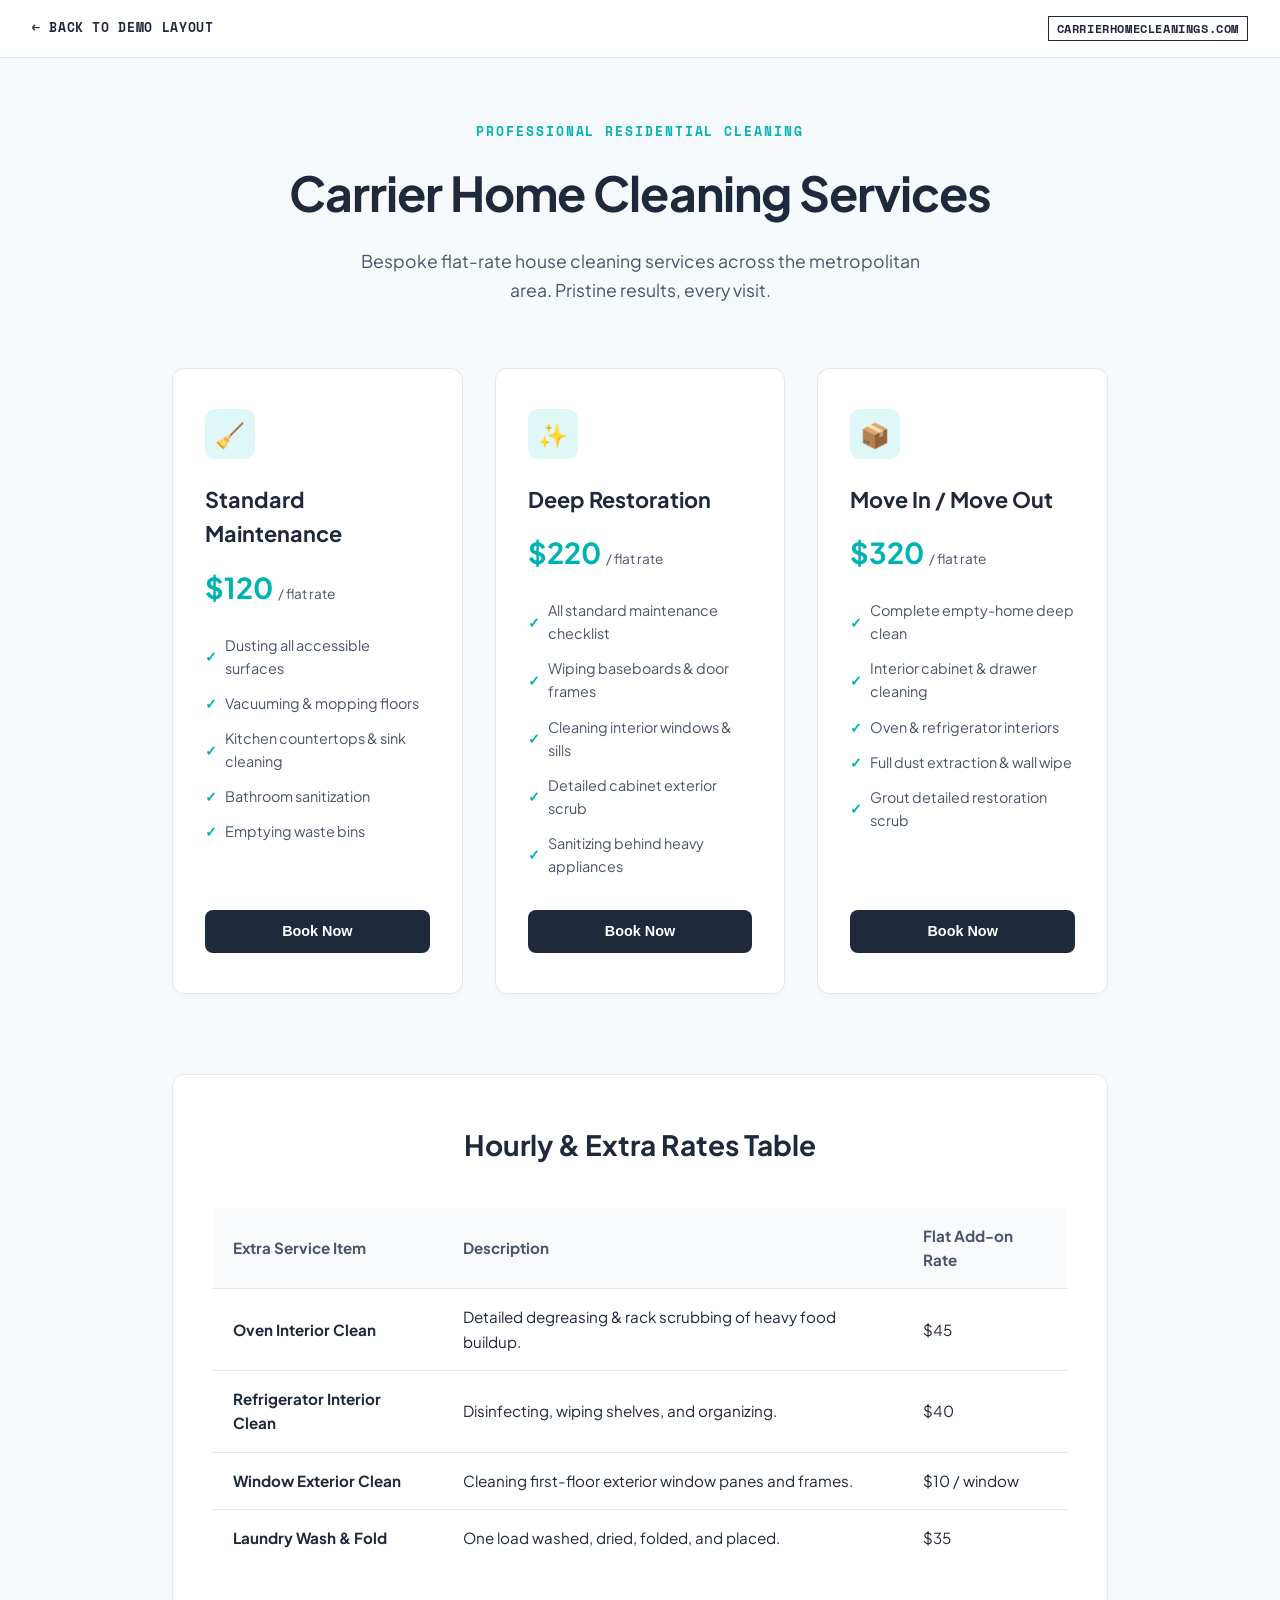
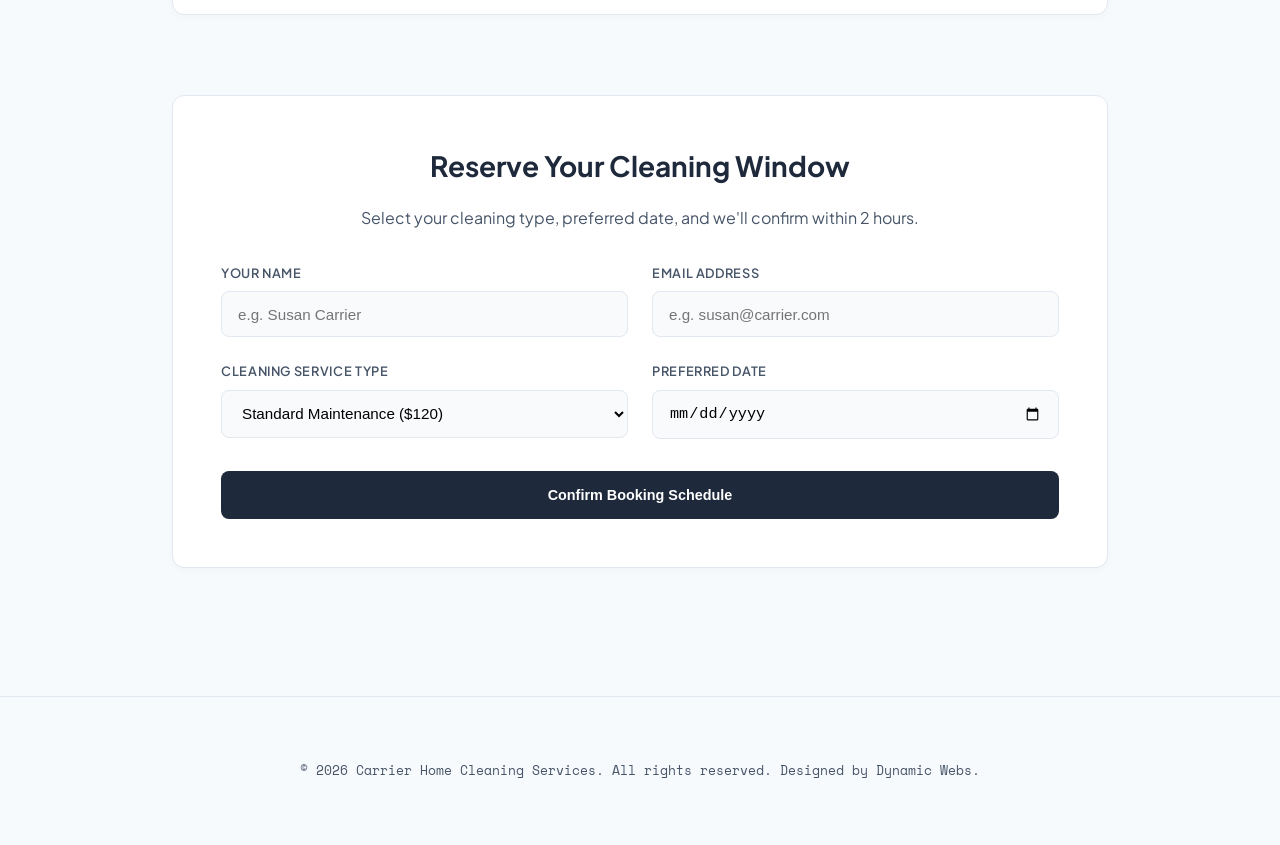
<file: cases/carrier.html>
<!DOCTYPE html>
<html lang="en">
<head>
    <meta charset="UTF-8">
    <meta name="viewport" content="width=device-width, initial-scale=1.0">
    <title>Carrier Home Cleaning Services — Showcase & Layout</title>
    <link rel="preconnect" href="https://fonts.googleapis.com">
    <link rel="preconnect" href="https://fonts.gstatic.com" crossorigin>
    <link href="https://fonts.googleapis.com/css2?family=Plus+Jakarta+Sans:wght@300;400;500;600;700&family=Space+Mono&display=swap" rel="stylesheet">
    
    <style>
        :root {
            --bg-color: #f7fafc;
            --card-bg: #ffffff;
            --text-primary: #1e293b;
            --text-secondary: #475569;
            --accent-color: #00b3b3;
            --accent-bg: #e0f7f7;
            --border-color: #e2e8f0;
            --font-sans: 'Plus Jakarta Sans', sans-serif;
            --font-mono: 'Space Mono', monospace;
        }

        * {
            box-sizing: border-box;
            margin: 0;
            padding: 0;
        }

        body {
            background-color: var(--bg-color);
            color: var(--text-primary);
            font-family: var(--font-sans);
            line-height: 1.6;
        }

        .back-nav {
            background: #ffffff;
            border-bottom: 1px solid var(--border-color);
            padding: 1rem 2rem;
            position: sticky;
            top: 0;
            z-index: 100;
            display: flex;
            justify-content: space-between;
            align-items: center;
        }

        .back-link {
            font-family: var(--font-mono);
            font-size: 0.8rem;
            text-transform: uppercase;
            letter-spacing: 0.05em;
            color: var(--text-primary);
            text-decoration: none;
            display: inline-flex;
            align-items: center;
            gap: 8px;
            font-weight: 600;
        }

        .back-link:hover {
            color: var(--accent-color);
        }

        .badge-demo {
            font-family: var(--font-mono);
            font-size: 0.75rem;
            border: 1px solid var(--text-primary);
            padding: 2px 8px;
            text-transform: uppercase;
            letter-spacing: 0.05em;
            font-weight: 600;
        }

        .container {
            max-width: 1000px;
            margin: 0 auto;
            padding: 4rem 2rem;
        }

        header {
            text-align: center;
            margin-bottom: 4rem;
        }

        .header-tag {
            font-family: var(--font-mono);
            font-size: 0.8rem;
            text-transform: uppercase;
            letter-spacing: 0.15em;
            color: var(--accent-color);
            margin-bottom: 0.75rem;
            display: block;
            font-weight: bold;
        }

        h1 {
            font-size: clamp(2rem, 4vw, 3rem);
            font-weight: 700;
            color: var(--text-primary);
            margin-bottom: 1rem;
            letter-spacing: -0.02em;
        }

        .header-sub {
            color: var(--text-secondary);
            font-size: 1.1rem;
            max-width: 600px;
            margin: 0 auto;
        }

        /* Services Grid */
        .services-grid {
            display: grid;
            grid-template-columns: repeat(auto-fit, minmax(280px, 1fr));
            gap: 2rem;
            margin-bottom: 5rem;
        }

        .service-card {
            background: var(--card-bg);
            border: 1px solid var(--border-color);
            border-radius: 12px;
            padding: 2.5rem 2rem;
            display: flex;
            flex-direction: column;
            box-shadow: 0 4px 6px rgba(0,0,0,0.02);
            transition: all 0.25s cubic-bezier(0.16, 1, 0.3, 1);
        }

        .service-card:hover {
            transform: translateY(-4px);
            box-shadow: 0 12px 20px rgba(0,0,0,0.05);
            border-color: var(--accent-color);
        }

        .service-icon {
            width: 50px;
            height: 50px;
            border-radius: 10px;
            background: var(--accent-bg);
            color: var(--accent-color);
            display: flex;
            align-items: center;
            justify-content: center;
            font-size: 1.5rem;
            margin-bottom: 1.5rem;
        }

        h2 {
            font-size: 1.35rem;
            font-weight: 700;
            margin-bottom: 0.75rem;
        }

        .service-price {
            font-size: 1.8rem;
            font-weight: 700;
            color: var(--accent-color);
            margin-bottom: 1.5rem;
        }

        .service-list {
            list-style: none;
            display: flex;
            flex-direction: column;
            gap: 0.75rem;
            margin-bottom: 2rem;
            flex-grow: 1;
        }

        .service-list li {
            font-size: 0.9rem;
            color: var(--text-secondary);
            display: flex;
            align-items: center;
            gap: 8px;
        }

        .service-list li::before {
            content: "✓";
            color: var(--accent-color);
            font-weight: bold;
        }

        .btn-book {
            width: 100%;
            background: var(--text-primary);
            color: #ffffff;
            border: none;
            padding: 0.85rem;
            border-radius: 8px;
            font-weight: 600;
            font-size: 0.9rem;
            cursor: pointer;
            transition: background 0.2s;
            text-align: center;
        }

        .btn-book:hover {
            background: var(--accent-color);
        }

        /* Pricing Table */
        .pricing-section {
            background: var(--card-bg);
            border: 1px solid var(--border-color);
            border-radius: 12px;
            padding: 3rem 2.5rem;
            margin-bottom: 5rem;
            box-shadow: 0 4px 6px rgba(0,0,0,0.02);
        }

        .section-title {
            text-align: center;
            font-size: 1.75rem;
            margin-bottom: 2.5rem;
            font-weight: 700;
        }

        table {
            width: 100%;
            border-collapse: collapse;
            text-align: left;
        }

        th, td {
            padding: 1rem 1.25rem;
            border-bottom: 1px solid var(--border-color);
            font-size: 0.95rem;
        }

        th {
            font-weight: 700;
            background: #f8fafc;
            color: var(--text-secondary);
        }

        tr:last-child td {
            border-bottom: none;
        }

        /* Booking Form Portal */
        .booking-portal {
            background: #ffffff;
            border: 1px solid var(--border-color);
            border-radius: 12px;
            padding: 3rem;
            box-shadow: 0 4px 6px rgba(0,0,0,0.02);
        }

        .form-grid {
            display: grid;
            grid-template-columns: 1fr 1fr;
            gap: 1.5rem;
            margin-top: 2rem;
        }

        @media (max-width: 600px) {
            .form-grid {
                grid-template-columns: 1fr;
            }
            .pricing-section {
                padding: 1.5rem 1rem;
                overflow-x: auto;
            }
            .booking-portal {
                padding: 1.5rem;
            }
        }

        .form-group {
            display: flex;
            flex-direction: column;
            gap: 0.5rem;
        }

        .form-group label {
            font-size: 0.8rem;
            font-weight: 600;
            text-transform: uppercase;
            letter-spacing: 0.05em;
            color: var(--text-secondary);
        }

        .form-input {
            padding: 0.85rem 1rem;
            border: 1px solid var(--border-color);
            border-radius: 8px;
            background: #f8fafc;
            font-size: 0.95rem;
            outline: none;
        }

        .form-input:focus {
            border-color: var(--accent-color);
            background: #ffffff;
            box-shadow: 0 0 0 3px rgba(0, 179, 179, 0.15);
        }

        footer {
            text-align: center;
            padding: 4rem 2rem;
            border-top: 1px solid var(--border-color);
            font-family: var(--font-mono);
            font-size: 0.8rem;
            color: var(--text-secondary);
            margin-top: 4rem;
        }
    </style>
</head>
<body>

    <nav class="back-nav">
        <a href="../index.html" class="back-link" id="back-link">← Back to Demo Layout</a>
        <span class="badge-demo">carrierhomecleanings.com</span>
    </nav>

    <div class="container">
        <header>
            <span class="header-tag">Professional Residential Cleaning</span>
            <h1>Carrier Home Cleaning Services</h1>
            <p class="header-sub">Bespoke flat-rate house cleaning services across the metropolitan area. Pristine results, every visit.</p>
        </header>

        <main>
            <!-- Services Checklist Cards -->
            <section class="services-grid">
                <!-- Standard -->
                <div class="service-card">
                    <div class="service-icon">🧹</div>
                    <h2>Standard Maintenance</h2>
                    <div class="service-price">$120 <span style="font-size: 0.85rem; color: var(--text-secondary); font-weight: normal;">/ flat rate</span></div>
                    <ul class="service-list">
                        <li>Dusting all accessible surfaces</li>
                        <li>Vacuuming & mopping floors</li>
                        <li>Kitchen countertops & sink cleaning</li>
                        <li>Bathroom sanitization</li>
                        <li>Emptying waste bins</li>
                    </ul>
                    <button class="btn-book" onclick="selectService('Standard Maintenance')">Book Now</button>
                </div>

                <!-- Deep -->
                <div class="service-card">
                    <div class="service-icon">✨</div>
                    <h2>Deep Restoration</h2>
                    <div class="service-price">$220 <span style="font-size: 0.85rem; color: var(--text-secondary); font-weight: normal;">/ flat rate</span></div>
                    <ul class="service-list">
                        <li>All standard maintenance checklist</li>
                        <li>Wiping baseboards & door frames</li>
                        <li>Cleaning interior windows & sills</li>
                        <li>Detailed cabinet exterior scrub</li>
                        <li>Sanitizing behind heavy appliances</li>
                    </ul>
                    <button class="btn-book" onclick="selectService('Deep Restoration')">Book Now</button>
                </div>

                <!-- Move in/out -->
                <div class="service-card">
                    <div class="service-icon">📦</div>
                    <h2>Move In / Move Out</h2>
                    <div class="service-price">$320 <span style="font-size: 0.85rem; color: var(--text-secondary); font-weight: normal;">/ flat rate</span></div>
                    <ul class="service-list">
                        <li>Complete empty-home deep clean</li>
                        <li>Interior cabinet & drawer cleaning</li>
                        <li>Oven & refrigerator interiors</li>
                        <li>Full dust extraction & wall wipe</li>
                        <li>Grout detailed restoration scrub</li>
                    </ul>
                    <button class="btn-book" onclick="selectService('Move In / Move Out')">Book Now</button>
                </div>
            </section>

            <!-- Flat Rate Pricing Grid -->
            <section class="pricing-section">
                <h2 class="section-title">Hourly & Extra Rates Table</h2>
                <table>
                    <thead>
                        <tr>
                            <th>Extra Service Item</th>
                            <th>Description</th>
                            <th>Flat Add-on Rate</th>
                        </tr>
                    </thead>
                    <tbody>
                        <tr>
                            <td><strong>Oven Interior Clean</strong></td>
                            <td>Detailed degreasing & rack scrubbing of heavy food buildup.</td>
                            <td>$45</td>
                        </tr>
                        <tr>
                            <td><strong>Refrigerator Interior Clean</strong></td>
                            <td>Disinfecting, wiping shelves, and organizing.</td>
                            <td>$40</td>
                        </tr>
                        <tr>
                            <td><strong>Window Exterior Clean</strong></td>
                            <td>Cleaning first-floor exterior window panes and frames.</td>
                            <td>$10 / window</td>
                        </tr>
                        <tr>
                            <td><strong>Laundry Wash & Fold</strong></td>
                            <td>One load washed, dried, folded, and placed.</td>
                            <td>$35</td>
                        </tr>
                    </tbody>
                </table>
            </section>

            <!-- Booking Portal Form -->
            <section class="booking-portal" id="booking-portal">
                <h2 class="section-title" style="margin-bottom: 1rem;">Reserve Your Cleaning Window</h2>
                <p style="text-align: center; color: var(--text-secondary);">Select your cleaning type, preferred date, and we'll confirm within 2 hours.</p>
                
                <form onsubmit="handleBooking(event)">
                    <div class="form-grid">
                        <div class="form-group">
                            <label for="name">Your Name</label>
                            <input type="text" id="name" required class="form-input" placeholder="e.g. Susan Carrier">
                        </div>
                        <div class="form-group">
                            <label for="email">Email Address</label>
                            <input type="email" id="email" required class="form-input" placeholder="e.g. susan@carrier.com">
                        </div>
                        <div class="form-group">
                            <label for="service-type">Cleaning Service Type</label>
                            <select id="service-type" class="form-input">
                                <option value="Standard Maintenance">Standard Maintenance ($120)</option>
                                <option value="Deep Restoration">Deep Restoration ($220)</option>
                                <option value="Move In / Move Out">Move In / Move Out ($320)</option>
                            </select>
                        </div>
                        <div class="form-group">
                            <label for="booking-date">Preferred Date</label>
                            <input type="date" id="booking-date" required class="form-input">
                        </div>
                    </div>
                    <button type="submit" class="btn-book" style="margin-top: 2rem; padding: 1rem;">Confirm Booking Schedule</button>
                </form>
            </section>
        </main>
    </div>

    <footer>
        <p>&copy; 2026 Carrier Home Cleaning Services. All rights reserved. Designed by Dynamic Webs.</p>
    </footer>

    <script>
        // Set date input minimum value to today
        document.getElementById('booking-date').min = new Date().toISOString().split('T')[0];

        // Select package / service function
        function selectService(serviceName) {
            document.getElementById('service-type').value = serviceName;
            document.getElementById('booking-portal').scrollIntoView({ behavior: 'smooth' });
        }

        // Form Submit
        function handleBooking(event) {
            event.preventDefault();
            const name = document.getElementById('name').value;
            const email = document.getElementById('email').value;
            const service = document.getElementById('service-type').value;
            const date = document.getElementById('booking-date').value;

            alert(`Thank you, ${name}!\n\nYour cleaning request for "${service}" on ${date} has been submitted. We will email a confirmation to ${email} shortly.`);
            event.target.reset();
        }

        // Dynamic Back Button Referrer Link
        const referrer = document.referrer;
        const backLink = document.getElementById('back-link');
        
        if (referrer && (referrer.includes('demo-brutalist') || referrer.includes('demo-editorial') || referrer.includes('demo-blueprint'))) {
            backLink.href = referrer;
        } else {
            backLink.href = "../index.html"; // fallback to root Selection Hub
        }
    </script>
</body>
</html>
</file>
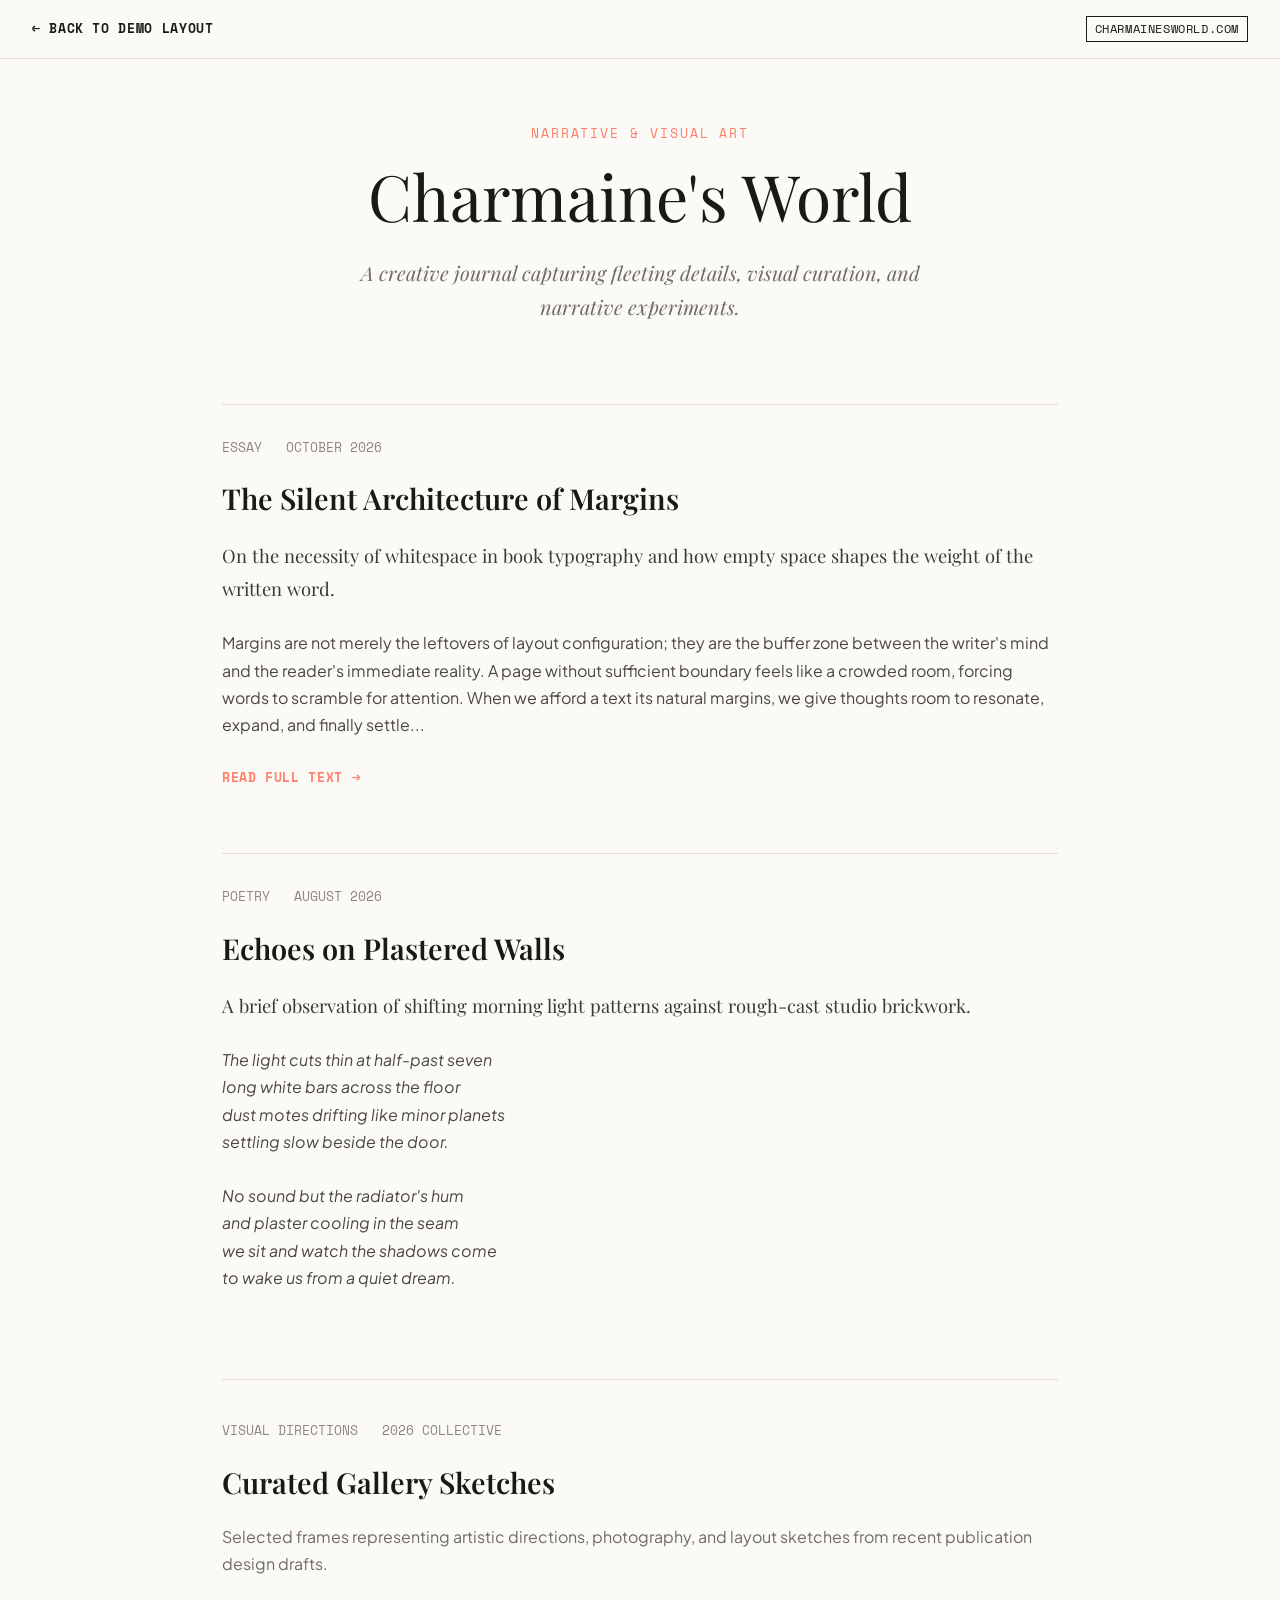
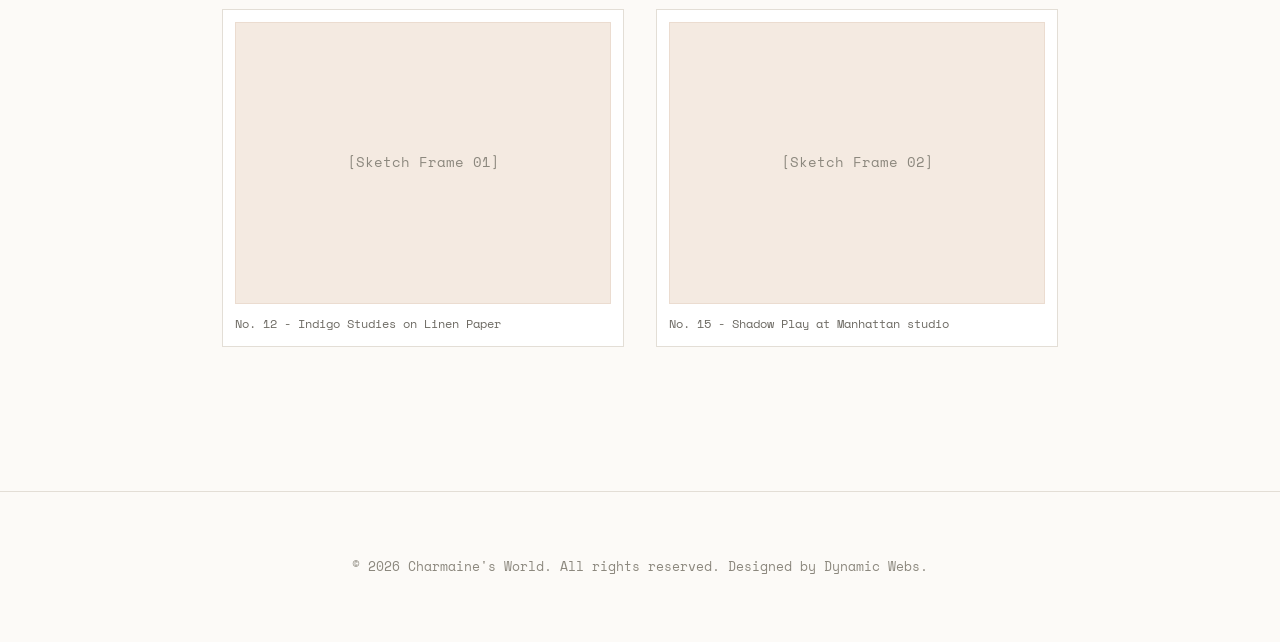
<file: cases/charmaine.html>
<!DOCTYPE html>
<html lang="en">
<head>
    <meta charset="UTF-8">
    <meta name="viewport" content="width=device-width, initial-scale=1.0">
    <title>Charmaine's World — Showcase & Layout</title>
    <link rel="preconnect" href="https://fonts.googleapis.com">
    <link rel="preconnect" href="https://fonts.gstatic.com" crossorigin>
    <link href="https://fonts.googleapis.com/css2?family=Playfair+Display:ital,wght@0,400;0,600;0,700;1,400&family=Plus+Jakarta+Sans:wght@300;400;500;600&family=Space+Mono&display=swap" rel="stylesheet">
    
    <style>
        :root {
            --bg-color: #fcfaf7;
            --text-color: #1a1917;
            --accent-color: #ff7e67;
            --border-color: #e3ded6;
            --font-serif: 'Playfair Display', Georgia, serif;
            --font-sans: 'Plus Jakarta Sans', sans-serif;
            --font-mono: 'Space Mono', monospace;
        }

        * {
            box-sizing: border-box;
            margin: 0;
            padding: 0;
        }

        body {
            background-color: var(--bg-color);
            color: var(--text-color);
            font-family: var(--font-sans);
            line-height: 1.7;
            padding: 0;
        }

        .back-nav {
            border-bottom: 1px solid var(--border-color);
            padding: 1rem 2rem;
            position: sticky;
            top: 0;
            background: rgba(252, 250, 247, 0.9);
            backdrop-filter: blur(8px);
            z-index: 100;
            display: flex;
            justify-content: space-between;
            align-items: center;
        }

        .back-link {
            font-family: var(--font-mono);
            font-size: 0.8rem;
            text-transform: uppercase;
            letter-spacing: 0.05em;
            color: var(--text-color);
            text-decoration: none;
            display: inline-flex;
            align-items: center;
            gap: 8px;
            font-weight: 600;
        }

        .back-link:hover {
            color: var(--accent-color);
        }

        .badge-demo {
            font-family: var(--font-mono);
            font-size: 0.75rem;
            border: 1px solid var(--text-color);
            padding: 2px 8px;
            text-transform: uppercase;
            letter-spacing: 0.05em;
        }

        .container {
            max-width: 900px;
            margin: 0 auto;
            padding: 4rem 2rem;
        }

        header {
            margin-bottom: 5rem;
            text-align: center;
        }

        .header-tag {
            font-family: var(--font-mono);
            font-size: 0.8rem;
            text-transform: uppercase;
            letter-spacing: 0.15em;
            color: var(--accent-color);
            margin-bottom: 1rem;
            display: block;
        }

        h1 {
            font-family: var(--font-serif);
            font-size: clamp(2.5rem, 5vw, 4rem);
            font-weight: 400;
            line-height: 1.1;
            margin-bottom: 1.5rem;
        }

        .header-sub {
            font-family: var(--font-serif);
            font-style: italic;
            font-size: 1.25rem;
            color: #6e6b64;
            max-width: 600px;
            margin: 0 auto;
        }

        .showcase-grid {
            display: grid;
            grid-template-columns: 1fr;
            gap: 4rem;
            margin-bottom: 5rem;
        }

        .writing-card {
            border-top: 1px solid var(--border-color);
            padding-top: 2rem;
        }

        .card-meta {
            font-family: var(--font-mono);
            font-size: 0.8rem;
            color: #8c887e;
            display: flex;
            gap: 1.5rem;
            margin-bottom: 1rem;
        }

        h2 {
            font-family: var(--font-serif);
            font-size: 1.8rem;
            font-weight: 600;
            margin-bottom: 1rem;
        }

        .essay-excerpt {
            font-family: var(--font-serif);
            font-size: 1.15rem;
            color: #3b3935;
            line-height: 1.8;
            margin-bottom: 1.5rem;
        }

        .essay-body {
            font-size: 1rem;
            color: #4a4742;
            margin-bottom: 1.5rem;
        }

        .read-more-link {
            font-family: var(--font-mono);
            font-size: 0.8rem;
            text-transform: uppercase;
            letter-spacing: 0.05em;
            font-weight: 600;
            color: var(--accent-color);
            text-decoration: none;
        }

        .read-more-link:hover {
            text-decoration: underline;
        }

        .art-direction {
            border-top: 1px solid var(--border-color);
            padding-top: 2.5rem;
        }

        .art-grid {
            display: grid;
            grid-template-columns: repeat(2, 1fr);
            gap: 2rem;
            margin-top: 2rem;
        }

        @media (max-width: 600px) {
            .art-grid {
                grid-template-columns: 1fr;
            }
        }

        .art-item {
            background: #fff;
            border: 1px solid var(--border-color);
            padding: 12px;
        }

        .art-box {
            width: 100%;
            aspect-ratio: 4/3;
            background: #f4eae1;
            display: flex;
            align-items: center;
            justify-content: center;
            color: #8c887e;
            font-family: var(--font-mono);
            font-size: 0.85rem;
            border: 1px solid #ebdcd0;
        }

        .art-caption {
            margin-top: 10px;
            font-family: var(--font-mono);
            font-size: 0.75rem;
            color: #6e6b64;
        }

        footer {
            text-align: center;
            padding: 4rem 2rem;
            border-top: 1px solid var(--border-color);
            font-family: var(--font-mono);
            font-size: 0.8rem;
            color: #8c887e;
        }
    </style>
</head>
<body>

    <nav class="back-nav">
        <a href="../index.html" class="back-link" id="back-link">← Back to Demo Layout</a>
        <span class="badge-demo">charmainesworld.com</span>
    </nav>

    <div class="container">
        <header>
            <span class="header-tag">Narrative & Visual Art</span>
            <h1>Charmaine's World</h1>
            <p class="header-sub">A creative journal capturing fleeting details, visual curation, and narrative experiments.</p>
        </header>

        <main class="showcase-grid">
            <!-- Piece 1 -->
            <article class="writing-card">
                <div class="card-meta">
                    <span>ESSAY</span>
                    <span>OCTOBER 2026</span>
                </div>
                <h2>The Silent Architecture of Margins</h2>
                <p class="essay-excerpt">On the necessity of whitespace in book typography and how empty space shapes the weight of the written word.</p>
                <div class="essay-body">
                    <p>Margins are not merely the leftovers of layout configuration; they are the buffer zone between the writer's mind and the reader's immediate reality. A page without sufficient boundary feels like a crowded room, forcing words to scramble for attention. When we afford a text its natural margins, we give thoughts room to resonate, expand, and finally settle...</p>
                </div>
                <a href="#" class="read-more-link" onclick="alert('Full essay content placeholder'); return false;">Read full text →</a>
            </article>

            <!-- Piece 2 -->
            <article class="writing-card">
                <div class="card-meta">
                    <span>POETRY</span>
                    <span>AUGUST 2026</span>
                </div>
                <h2>Echoes on Plastered Walls</h2>
                <p class="essay-excerpt">A brief observation of shifting morning light patterns against rough-cast studio brickwork.</p>
                <div class="essay-body">
                    <p style="font-style: italic; white-space: pre-line;">The light cuts thin at half-past seven
                    long white bars across the floor
                    dust motes drifting like minor planets
                    settling slow beside the door.
                    
                    No sound but the radiator's hum
                    and plaster cooling in the seam
                    we sit and watch the shadows come
                    to wake us from a quiet dream.</p>
                </div>
            </article>

            <!-- Art Direction Visuals -->
            <section class="art-direction">
                <div class="card-meta">
                    <span>VISUAL DIRECTIONS</span>
                    <span>2026 COLLECTIVE</span>
                </div>
                <h2>Curated Gallery Sketches</h2>
                <p style="color: #6e6b64; margin-bottom: 2rem;">Selected frames representing artistic directions, photography, and layout sketches from recent publication design drafts.</p>
                
                <div class="art-grid">
                    <div class="art-item">
                        <div class="art-box">
                            [Sketch Frame 01]
                        </div>
                        <div class="art-caption">
                            No. 12 - Indigo Studies on Linen Paper
                        </div>
                    </div>
                    <div class="art-item">
                        <div class="art-box">
                            [Sketch Frame 02]
                        </div>
                        <div class="art-caption">
                            No. 15 - Shadow Play at Manhattan studio
                        </div>
                    </div>
                </div>
            </section>
        </main>
    </div>

    <footer>
        <p>&copy; 2026 Charmaine's World. All rights reserved. Designed by Dynamic Webs.</p>
    </footer>

    <script>
        // Dynamic Back Button Referrer Link
        const referrer = document.referrer;
        const backLink = document.getElementById('back-link');
        
        if (referrer && (referrer.includes('demo-brutalist') || referrer.includes('demo-editorial') || referrer.includes('demo-blueprint'))) {
            backLink.href = referrer;
        } else {
            backLink.href = "../index.html"; // fallback to root Selection Hub
        }
    </script>
</body>
</html>
</file>
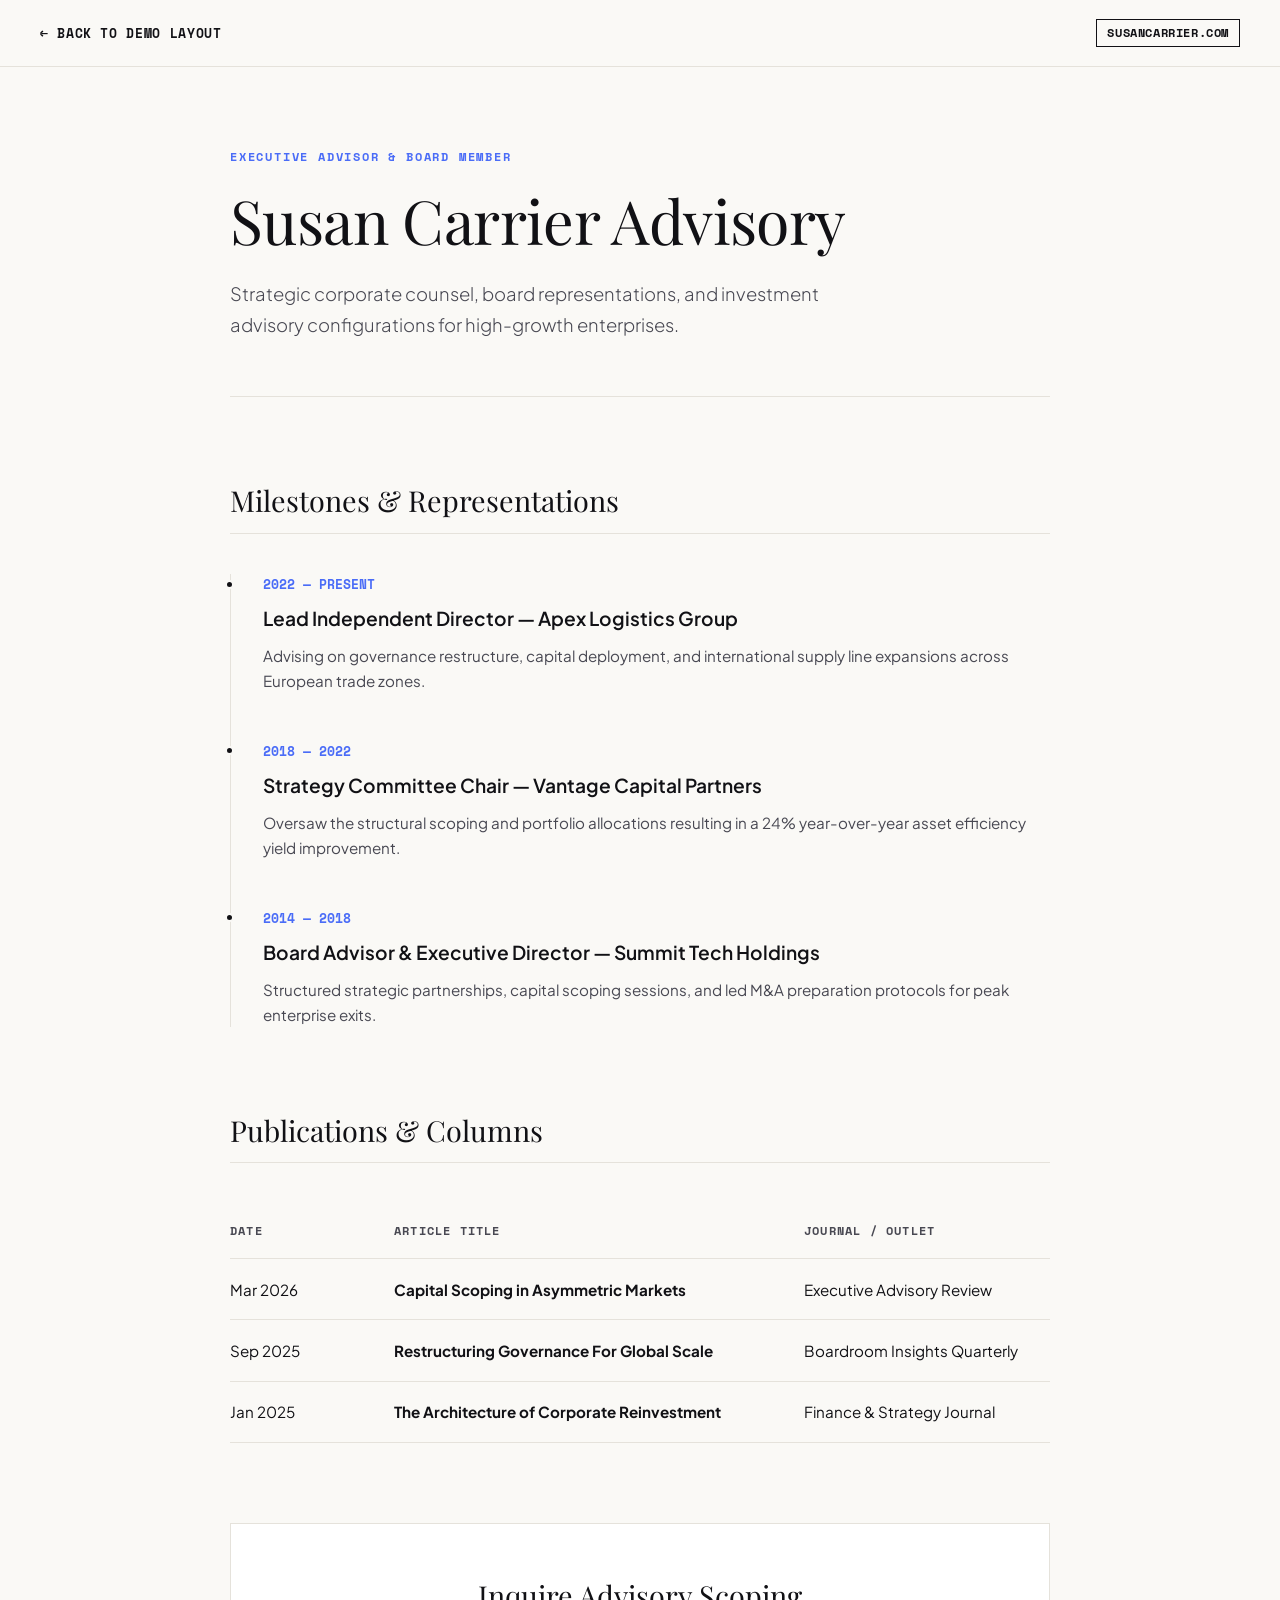
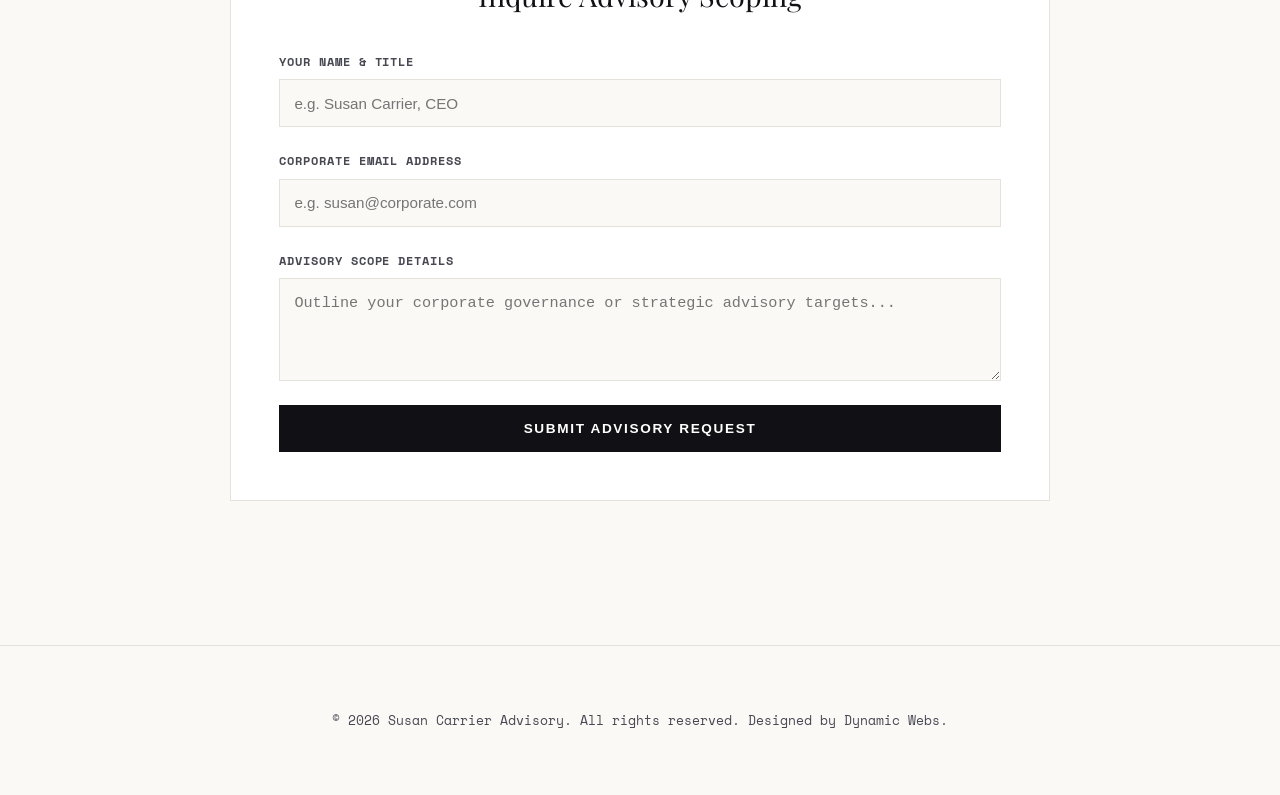
<file: cases/susan.html>
<!DOCTYPE html>
<html lang="en">
<head>
    <meta charset="UTF-8">
    <meta name="viewport" content="width=device-width, initial-scale=1.0">
    <title>Susan Carrier Advisory — Showcase & Layout</title>
    <link rel="preconnect" href="https://fonts.googleapis.com">
    <link rel="preconnect" href="https://fonts.gstatic.com" crossorigin>
    <link href="https://fonts.googleapis.com/css2?family=Playfair+Display:ital,wght@0,400;0,500;0,600;0,700;1,400&family=Plus+Jakarta+Sans:wght@300;400;500;600;700&family=Space+Mono&display=swap" rel="stylesheet">
    
    <style>
        :root {
            --bg-color: #faf9f6; /* Warm alabaster */
            --card-bg: #ffffff;
            --text-primary: #111115;
            --text-secondary: #484852;
            --accent-color: #4a6cf7;
            --border-color: #e5e2db;
            --font-heading: 'Playfair Display', Georgia, serif;
            --font-body: 'Plus Jakarta Sans', sans-serif;
            --font-mono: 'Space Mono', monospace;
        }

        * {
            box-sizing: border-box;
            margin: 0;
            padding: 0;
        }

        body {
            background-color: var(--bg-color);
            color: var(--text-primary);
            font-family: var(--font-body);
            line-height: 1.65;
            padding: 0;
        }

        .back-nav {
            background: rgba(250, 249, 246, 0.95);
            border-bottom: 1px solid var(--border-color);
            padding: 1.2rem 2.5rem;
            position: sticky;
            top: 0;
            z-index: 100;
            backdrop-filter: blur(8px);
            display: flex;
            justify-content: space-between;
            align-items: center;
        }

        .back-link {
            font-family: var(--font-mono);
            font-size: 0.8rem;
            text-transform: uppercase;
            letter-spacing: 0.05em;
            color: var(--text-primary);
            text-decoration: none;
            display: inline-flex;
            align-items: center;
            gap: 8px;
            font-weight: 600;
        }

        .back-link:hover {
            color: var(--accent-color);
        }

        .badge-demo {
            font-family: var(--font-mono);
            font-size: 0.75rem;
            border: 1px solid var(--text-primary);
            padding: 3px 10px;
            text-transform: uppercase;
            letter-spacing: 0.05em;
            font-weight: 600;
        }

        .container {
            max-width: 900px;
            margin: 0 auto;
            padding: 5rem 2.5rem;
        }

        header {
            margin-bottom: 5rem;
            border-bottom: 1px solid var(--border-color);
            padding-bottom: 3.5rem;
        }

        .header-tag {
            font-family: var(--font-mono);
            font-size: 0.75rem;
            text-transform: uppercase;
            letter-spacing: 0.15em;
            color: var(--accent-color);
            margin-bottom: 1.25rem;
            display: block;
            font-weight: bold;
        }

        h1 {
            font-family: var(--font-heading);
            font-size: clamp(2.5rem, 5vw, 3.8rem);
            font-weight: 400;
            line-height: 1.1;
            margin-bottom: 1.5rem;
            letter-spacing: -0.01em;
        }

        .header-sub {
            color: var(--text-secondary);
            font-size: 1.15rem;
            max-width: 650px;
            line-height: 1.7;
            font-weight: 300;
        }

        /* Timeline */
        .section-title {
            font-family: var(--font-heading);
            font-size: 1.8rem;
            font-weight: 400;
            margin-bottom: 2.5rem;
            border-bottom: 1px solid var(--border-color);
            padding-bottom: 0.5rem;
        }

        .timeline {
            position: relative;
            margin-bottom: 5rem;
            padding-left: 2rem;
            border-left: 1px solid var(--border-color);
        }

        .timeline-item {
            position: relative;
            margin-bottom: 3rem;
        }

        .timeline-item:last-child {
            margin-bottom: 0;
        }

        .timeline-dot {
            position: absolute;
            left: -2.35rem;
            top: 0.35rem;
            width: 9px;
            height: 9px;
            border-radius: 50%;
            background: var(--text-primary);
            border: 2px solid var(--bg-color);
        }

        .timeline-item:hover .timeline-dot {
            background: var(--accent-color);
            transform: scale(1.3);
        }

        .timeline-date {
            font-family: var(--font-mono);
            font-size: 0.8rem;
            color: var(--accent-color);
            font-weight: bold;
            margin-bottom: 0.5rem;
        }

        .timeline-title {
            font-size: 1.2rem;
            font-weight: 600;
            margin-bottom: 0.5rem;
        }

        .timeline-desc {
            font-size: 0.95rem;
            color: var(--text-secondary);
        }

        /* Publications Table */
        .publications-section {
            margin-bottom: 5rem;
        }

        table {
            width: 100%;
            border-collapse: collapse;
            text-align: left;
            margin-top: 1.5rem;
        }

        th, td {
            padding: 1.1rem 0;
            border-bottom: 1px solid var(--border-color);
            font-size: 0.95rem;
        }

        th {
            font-family: var(--font-mono);
            font-size: 0.75rem;
            text-transform: uppercase;
            letter-spacing: 0.1em;
            color: var(--text-secondary);
            font-weight: bold;
        }

        /* Contact Advisory form */
        .advisory-contact {
            background: #ffffff;
            border: 1px solid var(--border-color);
            padding: 3rem;
        }

        .form-group {
            display: flex;
            flex-direction: column;
            gap: 0.5rem;
            margin-bottom: 1.5rem;
        }

        .form-group label {
            font-family: var(--font-mono);
            font-size: 0.75rem;
            text-transform: uppercase;
            letter-spacing: 0.08em;
            color: var(--text-secondary);
            font-weight: bold;
        }

        .form-input {
            padding: 0.9rem;
            border: 1px solid var(--border-color);
            background: var(--bg-color);
            font-size: 0.95rem;
            outline: none;
        }

        .form-input:focus {
            border-color: var(--text-primary);
            background: #ffffff;
        }

        .btn-submit {
            display: block;
            width: 100%;
            background: var(--text-primary);
            color: #ffffff;
            border: none;
            padding: 1rem;
            font-size: 0.85rem;
            font-weight: bold;
            text-transform: uppercase;
            letter-spacing: 0.12em;
            cursor: pointer;
            transition: all 0.2s;
        }

        .btn-submit:hover {
            background: var(--accent-color);
        }

        @media (max-width: 600px) {
            .advisory-contact {
                padding: 1.5rem;
            }
        }

        footer {
            text-align: center;
            padding: 4rem 2rem;
            border-top: 1px solid var(--border-color);
            font-family: var(--font-mono);
            font-size: 0.8rem;
            color: var(--text-secondary);
            margin-top: 4rem;
        }
    </style>
</head>
<body>

    <nav class="back-nav">
        <a href="../index.html" class="back-link" id="back-link">← Back to Demo Layout</a>
        <span class="badge-demo">susancarrier.com</span>
    </nav>

    <div class="container">
        <header>
            <span class="header-tag">Executive Advisor & Board Member</span>
            <h1>Susan Carrier Advisory</h1>
            <p class="header-sub">Strategic corporate counsel, board representations, and investment advisory configurations for high-growth enterprises.</p>
        </header>

        <main>
            <!-- Timeline Section -->
            <section>
                <h2 class="section-title">Milestones & Representations</h2>
                <div class="timeline">
                    <!-- Item 1 -->
                    <div class="timeline-item">
                        <div class="timeline-dot"></div>
                        <div class="timeline-date">2022 — PRESENT</div>
                        <div class="timeline-title">Lead Independent Director — Apex Logistics Group</div>
                        <p class="timeline-desc">Advising on governance restructure, capital deployment, and international supply line expansions across European trade zones.</p>
                    </div>

                    <!-- Item 2 -->
                    <div class="timeline-item">
                        <div class="timeline-dot"></div>
                        <div class="timeline-date">2018 — 2022</div>
                        <div class="timeline-title">Strategy Committee Chair — Vantage Capital Partners</div>
                        <p class="timeline-desc">Oversaw the structural scoping and portfolio allocations resulting in a 24% year-over-year asset efficiency yield improvement.</p>
                    </div>

                    <!-- Item 3 -->
                    <div class="timeline-item">
                        <div class="timeline-dot"></div>
                        <div class="timeline-date">2014 — 2018</div>
                        <div class="timeline-title">Board Advisor & Executive Director — Summit Tech Holdings</div>
                        <p class="timeline-desc">Structured strategic partnerships, capital scoping sessions, and led M&A preparation protocols for peak enterprise exits.</p>
                    </div>
                </div>
            </section>

            <!-- Publications Table -->
            <section class="publications-section">
                <h2 class="section-title">Publications & Columns</h2>
                <table>
                    <thead>
                        <tr>
                            <th style="width: 20%;">Date</th>
                            <th style="width: 50%;">Article Title</th>
                            <th style="width: 30%;">Journal / Outlet</th>
                        </tr>
                    </thead>
                    <tbody>
                        <tr>
                            <td>Mar 2026</td>
                            <td><strong>Capital Scoping in Asymmetric Markets</strong></td>
                            <td>Executive Advisory Review</td>
                        </tr>
                        <tr>
                            <td>Sep 2025</td>
                            <td><strong>Restructuring Governance For Global Scale</strong></td>
                            <td>Boardroom Insights Quarterly</td>
                        </tr>
                        <tr>
                            <td>Jan 2025</td>
                            <td><strong>The Architecture of Corporate Reinvestment</strong></td>
                            <td>Finance & Strategy Journal</td>
                        </tr>
                    </tbody>
                </table>
            </section>

            <!-- Contact Advisory Section -->
            <section class="advisory-contact">
                <h2 class="section-title" style="border-bottom: none; text-align: center; margin-bottom: 1.5rem;">Inquire Advisory Scoping</h2>
                <form onsubmit="handleInquiry(event)">
                    <div class="form-group">
                        <label for="name">Your Name & Title</label>
                        <input type="text" id="name" required class="form-input" placeholder="e.g. Susan Carrier, CEO">
                    </div>
                    <div class="form-group">
                        <label for="email">Corporate Email Address</label>
                        <input type="email" id="email" required class="form-input" placeholder="e.g. susan@corporate.com">
                    </div>
                    <div class="form-group">
                        <label for="scope">Advisory Scope Details</label>
                        <textarea id="scope" rows="4" class="form-input" style="resize: vertical;" placeholder="Outline your corporate governance or strategic advisory targets..."></textarea>
                    </div>
                    <button type="submit" class="btn-submit">Submit Advisory Request</button>
                </form>
            </section>
        </main>
    </div>

    <footer>
        <p>&copy; 2026 Susan Carrier Advisory. All rights reserved. Designed by Dynamic Webs.</p>
    </footer>

    <script>
        function handleInquiry(event) {
            event.preventDefault();
            const name = document.getElementById('name').value;
            const email = document.getElementById('email').value;

            alert(`Thank you, ${name}!\n\nYour strategic inquiry has been submitted. Susan Carrier's office will reach out to you at ${email} within 24 business hours.`);
            event.target.reset();
        }

        // Dynamic Back Button Referrer Link
        const referrer = document.referrer;
        const backLink = document.getElementById('back-link');
        
        if (referrer && (referrer.includes('demo-brutalist') || referrer.includes('demo-editorial') || referrer.includes('demo-blueprint'))) {
            backLink.href = referrer;
        } else {
            backLink.href = "../index.html"; // fallback to root Selection Hub
        }
    </script>
</body>
</html>
</file>
<file: style.css>
/* ==========================================================================
   EDITORIAL SERIF DESIGN SYSTEM (ULTRA COLOURFUL EDITION)
   ========================================================================== */

:root {
    --bg-primary: #ffffff;
    --bg-secondary: #fdf8f5;  /* Sunset cream */
    --bg-tertiary: #f3eff9;   /* Lavender tint */
    --text-primary: #1a1a24;
    --text-secondary: #3b3b4a;
    --text-muted: #6e6b7b;
    
    --border-hairline: 1px solid #ebdcd0;
    --border-dark: 2px solid #1a1a24;
    
    /* Branding Core Accents */
    --color-creative: #ff7e67;
    --color-creative-bg: #fff0eb;
    --color-creative-grad: linear-gradient(135deg, #ffefe9 0%, #ffdcd2 100%);
    
    --color-clean: #00b3b3;
    --color-clean-bg: #e0f7f7;
    --color-clean-grad: linear-gradient(135deg, #e6fcfc 0%, #bbf0f0 100%);
    
    --color-advisory: #4a6cf7;
    --color-advisory-bg: #e8ecfb;
    --color-advisory-grad: linear-gradient(135deg, #f0f3ff 0%, #ccd7ff 100%);
    
    /* Package Accent Color Schemes */
    --pkg-starter: #d69e2e;
    --pkg-starter-bg: #fffbf0;
    --pkg-starter-border: #f6e0b5;
    
    --pkg-business: #4a6cf7;
    --pkg-business-bg: #eef2ff;
    --pkg-business-border: #c7d2fe;
    
    --pkg-corporate: #2b6cb0;
    --pkg-corporate-bg: #ebf8ff;
    --pkg-corporate-border: #bee3f8;
    
    --pkg-seo: #dd6b20;
    --pkg-seo-bg: #fffaf0;
    --pkg-seo-border: #fdd8a5;

    --font-heading: 'Playfair Display', Georgia, serif;
    --font-body: 'Plus Jakarta Sans', -apple-system, BlinkMacSystemFont, "Segoe UI", Roboto, sans-serif;
    --font-mono: 'Space Mono', monospace;
    
    --transition: all 0.3s cubic-bezier(0.16, 1, 0.3, 1);
}

/* Base Resets */
* {
    box-sizing: border-box;
    margin: 0;
    padding: 0;
    scroll-behavior: smooth;
}

body {
    background-color: var(--bg-primary);
    color: var(--text-primary);
    font-family: var(--font-body);
    line-height: 1.625;
    -webkit-font-smoothing: antialiased;
}

a {
    color: inherit;
    text-decoration: none;
    transition: var(--transition);
}

/* Layout Elements */
.container {
    max-width: 1120px;
    margin: 0 auto;
    width: 100%;
    padding: 0 2rem;
}

section {
    padding: 7rem 0;
    border-bottom: var(--border-hairline);
}

/* Navigation */
.back-hub-bar {
    background: linear-gradient(to right, #ffebe3, #e8ecfb);
    border-bottom: var(--border-hairline);
    padding: 0.6rem 0;
    font-size: 0.85rem;
    font-family: var(--font-mono);
}

.back-hub-bar a {
    color: var(--text-primary);
    display: inline-flex;
    align-items: center;
    gap: 6px;
    font-weight: bold;
}

.back-hub-bar a:hover {
    opacity: 0.8;
}

nav {
    border-bottom: var(--border-hairline);
    background: rgba(255, 255, 255, 0.95);
    position: sticky;
    top: 0;
    z-index: 100;
    backdrop-filter: blur(8px);
}

.nav-container {
    display: flex;
    justify-content: space-between;
    align-items: center;
    height: 4.5rem;
}

.logo {
    font-family: var(--font-heading);
    font-size: 1.4rem;
    font-weight: 700;
    font-style: italic;
    letter-spacing: -0.01em;
    background: linear-gradient(135deg, var(--color-creative), var(--color-advisory));
    -webkit-background-clip: text;
    -webkit-text-fill-color: transparent;
    background-clip: text;
}

.nav-links {
    display: flex;
    gap: 2.5rem;
    list-style: none;
}

.nav-links a {
    font-size: 0.9rem;
    font-weight: 600;
    color: var(--text-secondary);
}

.nav-links a:hover {
    color: var(--color-advisory);
}

/* Typography */
h1 {
    font-family: var(--font-heading);
    font-size: clamp(2.5rem, 6vw, 4.2rem);
    font-weight: 400;
    line-height: 1.1;
    margin-bottom: 1.5rem;
    letter-spacing: -0.02em;
}

h2.section-title {
    font-family: var(--font-heading);
    font-size: clamp(2rem, 4vw, 2.6rem);
    font-weight: 400;
    line-height: 1.2;
    text-align: center;
    margin-bottom: 4rem;
    position: relative;
}

h2.section-title::after {
    content: '';
    display: block;
    width: 60px;
    height: 3px;
    background: linear-gradient(to right, var(--color-creative), var(--color-advisory));
    margin: 1rem auto 0;
}

h3 {
    font-family: var(--font-heading);
    font-size: 1.45rem;
    font-weight: 400;
}

/* Buttons */
.btn-editorial {
    display: inline-flex;
    align-items: center;
    justify-content: center;
    padding: 0.9rem 1.85rem;
    font-size: 0.85rem;
    font-weight: 700;
    text-transform: uppercase;
    letter-spacing: 0.12em;
    cursor: pointer;
    transition: var(--transition);
    border-radius: 0;
}

.btn-editorial.primary {
    background: linear-gradient(135deg, var(--color-creative), var(--color-advisory));
    color: #ffffff;
    border: none;
    box-shadow: 0 4px 15px rgba(74, 108, 247, 0.2);
}

.btn-editorial.primary:hover {
    transform: translateY(-2px);
    box-shadow: 0 6px 20px rgba(74, 108, 247, 0.35);
}

.btn-editorial.outline {
    background: transparent;
    color: var(--text-primary);
    border: 2px solid var(--text-primary);
}

.btn-editorial.outline:hover {
    background: var(--text-primary);
    color: #ffffff;
}

/* Hero Section with Rich Multi-Color Mesh Gradient */
.hero-section {
    background: 
        radial-gradient(at 0% 0%, #ffece4 0px, transparent 55%), 
        radial-gradient(at 50% 0%, #e8edff 0px, transparent 55%), 
        radial-gradient(at 100% 0%, #ffdef7 0px, transparent 55%), 
        radial-gradient(at 100% 100%, #e0fbf7 0px, transparent 50%),
        #ffffff;
    border-bottom: var(--border-hairline);
    padding: 9rem 0;
}

.hero-content {
    max-width: 850px;
    margin: 0 auto;
    text-align: center;
}

.hero-tag {
    font-family: var(--font-mono);
    font-size: 0.8rem;
    text-transform: uppercase;
    letter-spacing: 0.18em;
    color: var(--color-advisory);
    margin-bottom: 2rem;
    display: inline-block;
    background: linear-gradient(135deg, rgba(74, 108, 247, 0.1), rgba(255, 126, 103, 0.1));
    border: 1px solid rgba(74, 108, 247, 0.2);
    padding: 6px 16px;
    border-radius: 30px;
    font-weight: 700;
}

.hero-subtitle {
    font-size: 1.2rem;
    color: var(--text-secondary);
    margin-bottom: 3rem;
    font-weight: 300;
    line-height: 1.75;
}

.hero-btns {
    display: flex;
    justify-content: center;
    gap: 1.5rem;
}

/* Packages Section & Cards Grid */
#packages {
    background-color: var(--bg-secondary);
}

.packages-grid {
    display: grid;
    grid-template-columns: repeat(4, 1fr);
    gap: 1.5rem;
}

@media (max-width: 1024px) {
    .packages-grid {
        grid-template-columns: repeat(2, 1fr);
        gap: 1.5rem;
    }
}

@media (max-width: 600px) {
    .packages-grid {
        grid-template-columns: 1fr;
        gap: 1.5rem;
    }
}

.package-card {
    padding: 2.75rem 2.25rem;
    display: flex;
    flex-direction: column;
    transition: var(--transition);
    position: relative;
    border: var(--border-hairline);
    box-shadow: 0 4px 12px rgba(0, 0, 0, 0.015);
}

/* Package Card 1 (Starter) - Gold/Yellow Theme */
.packages-grid .package-card:nth-child(1) {
    background: var(--pkg-starter-bg);
    border: 1px solid var(--pkg-starter-border);
}
.packages-grid .package-card:nth-child(1):hover {
    border-color: var(--pkg-starter);
    transform: translateY(-5px);
    box-shadow: 0 12px 30px rgba(214, 158, 46, 0.12);
}
.packages-grid .package-card:nth-child(1) .package-pages {
    color: var(--pkg-starter);
    font-weight: 700;
}
.packages-grid .package-card:nth-child(1) .btn-editorial.outline {
    color: var(--pkg-starter);
    border-color: var(--pkg-starter);
}
.packages-grid .package-card:nth-child(1) .btn-editorial.outline:hover {
    background: var(--pkg-starter);
    color: #fff;
}

/* Package Card 2 (Business - Highlighted) - Royal Indigo Theme */
.packages-grid .package-card:nth-child(2) {
    background: var(--pkg-business-bg);
    border: 2px solid var(--pkg-business-border);
    box-shadow: 0 10px 30px rgba(74, 108, 247, 0.08);
}
.packages-grid .package-card:nth-child(2):hover {
    transform: translateY(-5px);
    box-shadow: 0 15px 35px rgba(74, 108, 247, 0.18);
}
.packages-grid .package-card:nth-child(2) .package-pages {
    color: var(--pkg-business);
    font-weight: 700;
}
.packages-grid .package-card:nth-child(2) .btn-editorial.primary {
    background: linear-gradient(135deg, var(--pkg-business), #334fb8);
    border-color: var(--pkg-business);
}
.packages-grid .package-card:nth-child(2) .btn-editorial.primary:hover {
    background: transparent;
    color: var(--pkg-business);
    border-width: 2px;
}

.package-card.highlight .badge-popular {
    position: absolute;
    top: 0;
    left: 50%;
    transform: translate(-50%, -50%);
    background: var(--pkg-business);
    color: #fff;
    font-size: 0.7rem;
    font-family: var(--font-mono);
    text-transform: uppercase;
    letter-spacing: 0.12em;
    padding: 4px 12px;
    font-weight: 700;
}

/* Package Card 3 (Corporate) - Cobalt Blue/Teal Theme */
.packages-grid .package-card:nth-child(3) {
    background: var(--pkg-corporate-bg);
    border: 1px solid var(--pkg-corporate-border);
}
.packages-grid .package-card:nth-child(3):hover {
    border-color: var(--pkg-corporate);
    transform: translateY(-5px);
    box-shadow: 0 12px 30px rgba(43, 108, 176, 0.12);
}
.packages-grid .package-card:nth-child(3) .package-pages {
    color: var(--pkg-corporate);
    font-weight: 700;
}
.packages-grid .package-card:nth-child(3) .btn-editorial.outline {
    color: var(--pkg-corporate);
    border-color: var(--pkg-corporate);
}
.packages-grid .package-card:nth-child(3) .btn-editorial.outline:hover {
    background: var(--pkg-corporate);
    color: #fff;
}

/* Package Card 4 (SEO) - Rich Orange Theme */
.packages-grid .package-card:nth-child(4) {
    background: var(--pkg-seo-bg);
    border: 1px solid var(--pkg-seo-border);
}
.packages-grid .package-card:nth-child(4):hover {
    border-color: var(--pkg-seo);
    transform: translateY(-5px);
    box-shadow: 0 12px 30px rgba(221, 107, 32, 0.12);
}
.packages-grid .package-card:nth-child(4) .package-pages {
    color: var(--pkg-seo);
    font-weight: 700;
}
.packages-grid .package-card:nth-child(4) .btn-editorial.outline {
    color: var(--pkg-seo);
    border-color: var(--pkg-seo);
}
.packages-grid .package-card:nth-child(4) .btn-editorial.outline:hover {
    background: var(--pkg-seo);
    color: #fff;
}

.package-name {
    font-size: 1.35rem;
    margin-bottom: 0.5rem;
    color: var(--text-primary);
}

.package-pages {
    font-family: var(--font-mono);
    font-size: 0.8rem;
    text-transform: uppercase;
    margin-bottom: 1.75rem;
}

.package-price-row {
    margin-bottom: 2rem;
    border-bottom: var(--border-hairline);
    padding-bottom: 1.5rem;
}

.package-price {
    font-family: var(--font-heading);
    font-size: 2.3rem;
    font-weight: 400;
    color: var(--text-primary);
    line-height: 1;
}

.package-price-sub {
    font-size: 0.8rem;
    color: var(--text-muted);
    margin-top: 6px;
    display: block;
}

.package-details-list {
    list-style: none;
    margin-bottom: 2.5rem;
    flex-grow: 1;
    display: flex;
    flex-direction: column;
    gap: 0.85rem;
}

.package-details-list li {
    font-size: 0.9rem;
    color: var(--text-secondary);
    position: relative;
    padding-left: 1.25rem;
}

.package-details-list li::before {
    content: "—";
    position: absolute;
    left: 0;
    color: var(--text-muted);
}

.package-card .btn-editorial {
    width: 100%;
}

/* Portfolio Section with Light Mint Teal Background */
#portfolio {
    background: #f4fbfb;
}

.portfolio-grid {
    display: grid;
    grid-template-columns: repeat(auto-fit, minmax(320px, 1fr));
    gap: 2.5rem;
}

.portfolio-card {
    padding: 2.5rem 2rem;
    transition: var(--transition);
    display: flex;
    flex-direction: column;
    border: 1px solid #d0e7e7;
    box-shadow: 0 4px 10px rgba(0,0,0,0.01);
}

/* Card Branding Colors (Saturated Gradients) */
.portfolio-card.charmaine {
    background: var(--color-creative-grad);
    border-color: rgba(255, 126, 103, 0.4);
}
.portfolio-card.charmaine:hover {
    border-color: #ff7e67;
    transform: translateY(-6px);
    box-shadow: 0 15px 35px rgba(255, 126, 103, 0.15);
}
.portfolio-card.charmaine .portfolio-tag {
    background: #ff7e67;
    border-color: #ff7e67;
}

.portfolio-card.carrier {
    background: var(--color-clean-grad);
    border-color: rgba(0, 179, 179, 0.4);
}
.portfolio-card.carrier:hover {
    border-color: #00b3b3;
    transform: translateY(-6px);
    box-shadow: 0 15px 35px rgba(0, 179, 179, 0.15);
}
.portfolio-card.carrier .portfolio-tag {
    background: #00b3b3;
    border-color: #00b3b3;
}

.portfolio-card.susan {
    background: var(--color-advisory-grad);
    border-color: rgba(74, 108, 247, 0.4);
}
.portfolio-card.susan:hover {
    border-color: #4a6cf7;
    transform: translateY(-6px);
    box-shadow: 0 15px 35px rgba(74, 108, 247, 0.15);
}
.portfolio-card.susan .portfolio-tag {
    background: #4a6cf7;
    border-color: #4a6cf7;
}

.portfolio-header {
    border-bottom: var(--border-hairline);
    padding-bottom: 1rem;
    margin-bottom: 1.5rem;
    display: flex;
    justify-content: space-between;
    align-items: center;
    flex-wrap: wrap;
    gap: 0.5rem;
}

.portfolio-domain {
    font-family: var(--font-mono);
    font-size: 0.85rem;
    color: var(--text-primary);
    font-weight: bold;
}

.portfolio-tag {
    font-size: 0.7rem;
    text-transform: uppercase;
    letter-spacing: 0.15em;
    font-weight: 700;
    border: 1px solid var(--text-primary);
    padding: 3px 8px;
    background: var(--text-primary);
    color: #fff;
}

.portfolio-title {
    font-size: 1.3rem;
    margin-bottom: 0.75rem;
    line-height: 1.3;
}

.portfolio-desc {
    font-size: 0.9rem;
    color: var(--text-secondary);
    margin-bottom: 1.75rem;
    flex-grow: 1;
}

.portfolio-link {
    font-size: 0.85rem;
    font-weight: 700;
    text-transform: uppercase;
    letter-spacing: 0.05em;
    display: inline-flex;
    align-items: center;
    gap: 6px;
    color: var(--text-primary);
}

.portfolio-link:hover {
    opacity: 0.8;
}

/* Reviews Section with Soft Blue-Gray Background */
#reviews {
    background: #f1f3f9;
}

.reviews-grid {
    display: grid;
    grid-template-columns: repeat(auto-fit, minmax(300px, 1fr));
    gap: 2.5rem;
}

.review-card {
    padding: 2.75rem 2.25rem;
    border: 1px solid #d9dfed;
    display: flex;
    flex-direction: column;
    justify-content: space-between;
    transition: var(--transition);
    box-shadow: 0 4px 12px rgba(0,0,0,0.015);
}

.review-card:hover {
    transform: translateY(-4px);
    box-shadow: 0 12px 30px rgba(0,0,0,0.04);
}

/* Testimonial Cards Solid Saturated Backgrounds matching branding */
.reviews-grid .review-card:nth-child(1) {
    background: var(--color-creative-bg);
    border: 1.5px solid rgba(255, 126, 103, 0.3);
    border-left: 5px solid var(--color-creative);
}
.reviews-grid .review-card:nth-child(2) {
    background: var(--color-clean-bg);
    border: 1.5px solid rgba(0, 179, 179, 0.3);
    border-left: 5px solid var(--color-clean);
}
.reviews-grid .review-card:nth-child(3) {
    background: var(--color-advisory-bg);
    border: 1.5px solid rgba(74, 108, 247, 0.3);
    border-left: 5px solid var(--color-advisory);
}

.review-quote {
    font-family: var(--font-heading);
    font-size: 1.15rem;
    font-style: italic;
    color: var(--text-primary);
    line-height: 1.65;
    margin-bottom: 1.75rem;
    position: relative;
}

.review-quote::before {
    content: "“";
    font-size: 3.5rem;
    position: absolute;
    top: -1.75rem;
    left: -0.75rem;
    color: rgba(0, 0, 0, 0.05);
    font-family: var(--font-heading);
    line-height: 1;
    z-index: 0;
}

.review-quote span {
    position: relative;
    z-index: 1;
}

.review-author {
    font-size: 0.85rem;
    font-weight: 700;
    letter-spacing: 0.05em;
    text-transform: uppercase;
}

.review-author-title {
    font-family: var(--font-mono);
    font-size: 0.75rem;
    color: var(--text-muted);
    margin-top: 3px;
}

/* Contact / Form Section with Warm Sand/Beige Background */
#contact {
    background: #fbf9f4;
}

.contact-layout {
    display: grid;
    grid-template-columns: 0.8fr 1.2fr;
    gap: 4rem;
    background: linear-gradient(135deg, #ffffff 0%, #f7f3eb 100%);
    padding: 4rem 3.5rem;
    border: var(--border-hairline);
    box-shadow: 0 15px 45px rgba(0,0,0,0.03);
}

.contact-info h3 {
    margin-bottom: 1.25rem;
    font-family: var(--font-heading);
    font-size: 1.95rem;
}

.contact-info p {
    color: var(--text-secondary);
    font-size: 0.95rem;
    margin-bottom: 2.75rem;
    line-height: 1.7;
}

.contact-details-box {
    border-top: var(--border-hairline);
    padding-top: 2rem;
    display: flex;
    flex-direction: column;
    gap: 1.5rem;
}

.contact-detail-item {
    font-family: var(--font-mono);
    font-size: 0.9rem;
    color: var(--text-primary);
}

.contact-detail-item strong {
    font-family: var(--font-body);
    font-size: 0.75rem;
    text-transform: uppercase;
    letter-spacing: 0.12em;
    color: var(--text-muted);
    display: block;
    margin-bottom: 4px;
}

/* Forms */
.editorial-form {
    display: flex;
    flex-direction: column;
    gap: 1.5rem;
}

.form-row-2 {
    display: grid;
    grid-template-columns: 1fr 1fr;
    gap: 1.5rem;
}

.form-group {
    display: flex;
    flex-direction: column;
    gap: 0.5rem;
}

.form-group label {
    font-size: 0.75rem;
    font-weight: 700;
    text-transform: uppercase;
    letter-spacing: 0.1em;
    color: var(--text-primary);
}

.form-input {
    background: var(--bg-primary);
    border: var(--border-hairline);
    padding: 0.9rem 1.1rem;
    font-size: 0.95rem;
    color: var(--text-primary);
    width: 100%;
    transition: var(--transition);
}

.form-input:focus {
    border-color: var(--color-advisory);
    background: var(--bg-primary);
    box-shadow: 0 0 0 4px rgba(74, 108, 247, 0.1);
}

/* Footer (Sophisticated Deep Blue-Black Canvas) */
footer.editorial-footer {
    padding: 5.5rem 0;
    background: #111116;
    color: #92929e;
    border-top: 3px solid var(--color-advisory);
}

footer.editorial-footer a {
    color: #92929e;
}

footer.editorial-footer a:hover {
    color: #ffffff;
}

.footer-top {
    display: flex;
    justify-content: space-between;
    align-items: flex-start;
    padding-bottom: 3.5rem;
    border-bottom: 1px solid #23232c;
    margin-bottom: 2.5rem;
}

.footer-brand h2 {
    font-family: var(--font-heading);
    font-size: 1.65rem;
    font-style: italic;
    color: #ffffff;
    margin-bottom: 0.75rem;
    background: linear-gradient(135deg, var(--color-creative), var(--color-advisory));
    -webkit-background-clip: text;
    -webkit-text-fill-color: transparent;
    background-clip: text;
}

.footer-links-col h4 {
    font-size: 0.75rem;
    text-transform: uppercase;
    letter-spacing: 0.12em;
    color: #ffffff;
    margin-bottom: 1.25rem;
}

.footer-links-col ul {
    list-style: none;
    display: flex;
    flex-direction: column;
    gap: 0.75rem;
}

.footer-bottom {
    display: flex;
    justify-content: space-between;
    font-size: 0.8rem;
}

/* Responsive Rules */
@media (max-width: 768px) {
    .nav-links {
        display: none;
    }
    .form-row-2, .contact-layout {
        grid-template-columns: 1fr;
        gap: 1.5rem;
    }
    .contact-layout {
        padding: 2rem;
    }
    .footer-top {
        flex-direction: column;
        gap: 2rem;
    }
    section {
        padding: 4.5rem 0;
    }
}
</file>
<file: demo-editorial/style.css>
/* ==========================================================================
   EDITORIAL SERIF DESIGN SYSTEM (ULTRA COLOURFUL EDITION)
   ========================================================================== */

:root {
    --bg-primary: #ffffff;
    --bg-secondary: #fdf8f5;  /* Sunset cream */
    --bg-tertiary: #f3eff9;   /* Lavender tint */
    --text-primary: #1a1a24;
    --text-secondary: #3b3b4a;
    --text-muted: #6e6b7b;
    
    --border-hairline: 1px solid #ebdcd0;
    --border-dark: 2px solid #1a1a24;
    
    /* Branding Core Accents */
    --color-creative: #ff7e67;
    --color-creative-bg: #fff0eb;
    --color-creative-grad: linear-gradient(135deg, #ffefe9 0%, #ffdcd2 100%);
    
    --color-clean: #00b3b3;
    --color-clean-bg: #e0f7f7;
    --color-clean-grad: linear-gradient(135deg, #e6fcfc 0%, #bbf0f0 100%);
    
    --color-advisory: #4a6cf7;
    --color-advisory-bg: #e8ecfb;
    --color-advisory-grad: linear-gradient(135deg, #f0f3ff 0%, #ccd7ff 100%);
    
    /* Package Accent Color Schemes */
    --pkg-starter: #d69e2e;
    --pkg-starter-bg: #fffbf0;
    --pkg-starter-border: #f6e0b5;
    
    --pkg-business: #4a6cf7;
    --pkg-business-bg: #eef2ff;
    --pkg-business-border: #c7d2fe;
    
    --pkg-corporate: #2b6cb0;
    --pkg-corporate-bg: #ebf8ff;
    --pkg-corporate-border: #bee3f8;
    
    --pkg-seo: #dd6b20;
    --pkg-seo-bg: #fffaf0;
    --pkg-seo-border: #fdd8a5;

    --font-heading: 'Playfair Display', Georgia, serif;
    --font-body: 'Plus Jakarta Sans', -apple-system, BlinkMacSystemFont, "Segoe UI", Roboto, sans-serif;
    --font-mono: 'Space Mono', monospace;
    
    --transition: all 0.3s cubic-bezier(0.16, 1, 0.3, 1);
}

/* Base Resets */
* {
    box-sizing: border-box;
    margin: 0;
    padding: 0;
    scroll-behavior: smooth;
}

body {
    background-color: var(--bg-primary);
    color: var(--text-primary);
    font-family: var(--font-body);
    line-height: 1.625;
    -webkit-font-smoothing: antialiased;
}

a {
    color: inherit;
    text-decoration: none;
    transition: var(--transition);
}

/* Layout Elements */
.container {
    max-width: 1120px;
    margin: 0 auto;
    width: 100%;
    padding: 0 2rem;
}

section {
    padding: 7rem 0;
    border-bottom: var(--border-hairline);
}

/* Navigation */
.back-hub-bar {
    background: linear-gradient(to right, #ffebe3, #e8ecfb);
    border-bottom: var(--border-hairline);
    padding: 0.6rem 0;
    font-size: 0.85rem;
    font-family: var(--font-mono);
}

.back-hub-bar a {
    color: var(--text-primary);
    display: inline-flex;
    align-items: center;
    gap: 6px;
    font-weight: bold;
}

.back-hub-bar a:hover {
    opacity: 0.8;
}

nav {
    border-bottom: var(--border-hairline);
    background: rgba(255, 255, 255, 0.95);
    position: sticky;
    top: 0;
    z-index: 100;
    backdrop-filter: blur(8px);
}

.nav-container {
    display: flex;
    justify-content: space-between;
    align-items: center;
    height: 4.5rem;
}

.logo {
    font-family: var(--font-heading);
    font-size: 1.4rem;
    font-weight: 700;
    font-style: italic;
    letter-spacing: -0.01em;
    background: linear-gradient(135deg, var(--color-creative), var(--color-advisory));
    -webkit-background-clip: text;
    -webkit-text-fill-color: transparent;
    background-clip: text;
}

.nav-links {
    display: flex;
    gap: 2.5rem;
    list-style: none;
}

.nav-links a {
    font-size: 0.9rem;
    font-weight: 600;
    color: var(--text-secondary);
}

.nav-links a:hover {
    color: var(--color-advisory);
}

/* Typography */
h1 {
    font-family: var(--font-heading);
    font-size: clamp(2.5rem, 6vw, 4.2rem);
    font-weight: 400;
    line-height: 1.1;
    margin-bottom: 1.5rem;
    letter-spacing: -0.02em;
}

h2.section-title {
    font-family: var(--font-heading);
    font-size: clamp(2rem, 4vw, 2.6rem);
    font-weight: 400;
    line-height: 1.2;
    text-align: center;
    margin-bottom: 4rem;
    position: relative;
}

h2.section-title::after {
    content: '';
    display: block;
    width: 60px;
    height: 3px;
    background: linear-gradient(to right, var(--color-creative), var(--color-advisory));
    margin: 1rem auto 0;
}

h3 {
    font-family: var(--font-heading);
    font-size: 1.45rem;
    font-weight: 400;
}

/* Buttons */
.btn-editorial {
    display: inline-flex;
    align-items: center;
    justify-content: center;
    padding: 0.9rem 1.85rem;
    font-size: 0.85rem;
    font-weight: 700;
    text-transform: uppercase;
    letter-spacing: 0.12em;
    cursor: pointer;
    transition: var(--transition);
    border-radius: 0;
}

.btn-editorial.primary {
    background: linear-gradient(135deg, var(--color-creative), var(--color-advisory));
    color: #ffffff;
    border: none;
    box-shadow: 0 4px 15px rgba(74, 108, 247, 0.2);
}

.btn-editorial.primary:hover {
    transform: translateY(-2px);
    box-shadow: 0 6px 20px rgba(74, 108, 247, 0.35);
}

.btn-editorial.outline {
    background: transparent;
    color: var(--text-primary);
    border: 2px solid var(--text-primary);
}

.btn-editorial.outline:hover {
    background: var(--text-primary);
    color: #ffffff;
}

/* Hero Section with Rich Multi-Color Mesh Gradient */
.hero-section {
    background: 
        radial-gradient(at 0% 0%, #ffece4 0px, transparent 55%), 
        radial-gradient(at 50% 0%, #e8edff 0px, transparent 55%), 
        radial-gradient(at 100% 0%, #ffdef7 0px, transparent 55%), 
        radial-gradient(at 100% 100%, #e0fbf7 0px, transparent 50%),
        #ffffff;
    border-bottom: var(--border-hairline);
    padding: 9rem 0;
}

.hero-content {
    max-width: 850px;
    margin: 0 auto;
    text-align: center;
}

.hero-tag {
    font-family: var(--font-mono);
    font-size: 0.8rem;
    text-transform: uppercase;
    letter-spacing: 0.18em;
    color: var(--color-advisory);
    margin-bottom: 2rem;
    display: inline-block;
    background: linear-gradient(135deg, rgba(74, 108, 247, 0.1), rgba(255, 126, 103, 0.1));
    border: 1px solid rgba(74, 108, 247, 0.2);
    padding: 6px 16px;
    border-radius: 30px;
    font-weight: 700;
}

.hero-subtitle {
    font-size: 1.2rem;
    color: var(--text-secondary);
    margin-bottom: 3rem;
    font-weight: 300;
    line-height: 1.75;
}

.hero-btns {
    display: flex;
    justify-content: center;
    gap: 1.5rem;
}

/* Packages Section & Cards Grid */
#packages {
    background-color: var(--bg-secondary);
}

.packages-grid {
    display: grid;
    grid-template-columns: repeat(4, 1fr);
    gap: 1.5rem;
}

@media (max-width: 1024px) {
    .packages-grid {
        grid-template-columns: repeat(2, 1fr);
        gap: 1.5rem;
    }
}

@media (max-width: 600px) {
    .packages-grid {
        grid-template-columns: 1fr;
        gap: 1.5rem;
    }
}

.package-card {
    padding: 2.75rem 2.25rem;
    display: flex;
    flex-direction: column;
    transition: var(--transition);
    position: relative;
    border: var(--border-hairline);
    box-shadow: 0 4px 12px rgba(0, 0, 0, 0.015);
}

/* Package Card 1 (Starter) - Gold/Yellow Theme */
.packages-grid .package-card:nth-child(1) {
    background: var(--pkg-starter-bg);
    border: 1px solid var(--pkg-starter-border);
}
.packages-grid .package-card:nth-child(1):hover {
    border-color: var(--pkg-starter);
    transform: translateY(-5px);
    box-shadow: 0 12px 30px rgba(214, 158, 46, 0.12);
}
.packages-grid .package-card:nth-child(1) .package-pages {
    color: var(--pkg-starter);
    font-weight: 700;
}
.packages-grid .package-card:nth-child(1) .btn-editorial.outline {
    color: var(--pkg-starter);
    border-color: var(--pkg-starter);
}
.packages-grid .package-card:nth-child(1) .btn-editorial.outline:hover {
    background: var(--pkg-starter);
    color: #fff;
}

/* Package Card 2 (Business - Highlighted) - Royal Indigo Theme */
.packages-grid .package-card:nth-child(2) {
    background: var(--pkg-business-bg);
    border: 2px solid var(--pkg-business-border);
    box-shadow: 0 10px 30px rgba(74, 108, 247, 0.08);
}
.packages-grid .package-card:nth-child(2):hover {
    transform: translateY(-5px);
    box-shadow: 0 15px 35px rgba(74, 108, 247, 0.18);
}
.packages-grid .package-card:nth-child(2) .package-pages {
    color: var(--pkg-business);
    font-weight: 700;
}
.packages-grid .package-card:nth-child(2) .btn-editorial.primary {
    background: linear-gradient(135deg, var(--pkg-business), #334fb8);
    border-color: var(--pkg-business);
}
.packages-grid .package-card:nth-child(2) .btn-editorial.primary:hover {
    background: transparent;
    color: var(--pkg-business);
    border-width: 2px;
}

.package-card.highlight .badge-popular {
    position: absolute;
    top: 0;
    left: 50%;
    transform: translate(-50%, -50%);
    background: var(--pkg-business);
    color: #fff;
    font-size: 0.7rem;
    font-family: var(--font-mono);
    text-transform: uppercase;
    letter-spacing: 0.12em;
    padding: 4px 12px;
    font-weight: 700;
}

/* Package Card 3 (Corporate) - Cobalt Blue/Teal Theme */
.packages-grid .package-card:nth-child(3) {
    background: var(--pkg-corporate-bg);
    border: 1px solid var(--pkg-corporate-border);
}
.packages-grid .package-card:nth-child(3):hover {
    border-color: var(--pkg-corporate);
    transform: translateY(-5px);
    box-shadow: 0 12px 30px rgba(43, 108, 176, 0.12);
}
.packages-grid .package-card:nth-child(3) .package-pages {
    color: var(--pkg-corporate);
    font-weight: 700;
}
.packages-grid .package-card:nth-child(3) .btn-editorial.outline {
    color: var(--pkg-corporate);
    border-color: var(--pkg-corporate);
}
.packages-grid .package-card:nth-child(3) .btn-editorial.outline:hover {
    background: var(--pkg-corporate);
    color: #fff;
}

/* Package Card 4 (SEO) - Rich Orange Theme */
.packages-grid .package-card:nth-child(4) {
    background: var(--pkg-seo-bg);
    border: 1px solid var(--pkg-seo-border);
}
.packages-grid .package-card:nth-child(4):hover {
    border-color: var(--pkg-seo);
    transform: translateY(-5px);
    box-shadow: 0 12px 30px rgba(221, 107, 32, 0.12);
}
.packages-grid .package-card:nth-child(4) .package-pages {
    color: var(--pkg-seo);
    font-weight: 700;
}
.packages-grid .package-card:nth-child(4) .btn-editorial.outline {
    color: var(--pkg-seo);
    border-color: var(--pkg-seo);
}
.packages-grid .package-card:nth-child(4) .btn-editorial.outline:hover {
    background: var(--pkg-seo);
    color: #fff;
}

.package-name {
    font-size: 1.35rem;
    margin-bottom: 0.5rem;
    color: var(--text-primary);
}

.package-pages {
    font-family: var(--font-mono);
    font-size: 0.8rem;
    text-transform: uppercase;
    margin-bottom: 1.75rem;
}

.package-price-row {
    margin-bottom: 2rem;
    border-bottom: var(--border-hairline);
    padding-bottom: 1.5rem;
}

.package-price {
    font-family: var(--font-heading);
    font-size: 2.3rem;
    font-weight: 400;
    color: var(--text-primary);
    line-height: 1;
}

.package-price-sub {
    font-size: 0.8rem;
    color: var(--text-muted);
    margin-top: 6px;
    display: block;
}

.package-details-list {
    list-style: none;
    margin-bottom: 2.5rem;
    flex-grow: 1;
    display: flex;
    flex-direction: column;
    gap: 0.85rem;
}

.package-details-list li {
    font-size: 0.9rem;
    color: var(--text-secondary);
    position: relative;
    padding-left: 1.25rem;
}

.package-details-list li::before {
    content: "—";
    position: absolute;
    left: 0;
    color: var(--text-muted);
}

.package-card .btn-editorial {
    width: 100%;
}

/* Portfolio Section with Light Mint Teal Background */
#portfolio {
    background: #f4fbfb;
}

.portfolio-grid {
    display: grid;
    grid-template-columns: repeat(auto-fit, minmax(320px, 1fr));
    gap: 2.5rem;
}

.portfolio-card {
    padding: 2.5rem 2rem;
    transition: var(--transition);
    display: flex;
    flex-direction: column;
    border: 1px solid #d0e7e7;
    box-shadow: 0 4px 10px rgba(0,0,0,0.01);
}

/* Card Branding Colors (Saturated Gradients) */
.portfolio-card.charmaine {
    background: var(--color-creative-grad);
    border-color: rgba(255, 126, 103, 0.4);
}
.portfolio-card.charmaine:hover {
    border-color: #ff7e67;
    transform: translateY(-6px);
    box-shadow: 0 15px 35px rgba(255, 126, 103, 0.15);
}
.portfolio-card.charmaine .portfolio-tag {
    background: #ff7e67;
    border-color: #ff7e67;
}

.portfolio-card.carrier {
    background: var(--color-clean-grad);
    border-color: rgba(0, 179, 179, 0.4);
}
.portfolio-card.carrier:hover {
    border-color: #00b3b3;
    transform: translateY(-6px);
    box-shadow: 0 15px 35px rgba(0, 179, 179, 0.15);
}
.portfolio-card.carrier .portfolio-tag {
    background: #00b3b3;
    border-color: #00b3b3;
}

.portfolio-card.susan {
    background: var(--color-advisory-grad);
    border-color: rgba(74, 108, 247, 0.4);
}
.portfolio-card.susan:hover {
    border-color: #4a6cf7;
    transform: translateY(-6px);
    box-shadow: 0 15px 35px rgba(74, 108, 247, 0.15);
}
.portfolio-card.susan .portfolio-tag {
    background: #4a6cf7;
    border-color: #4a6cf7;
}

.portfolio-header {
    border-bottom: var(--border-hairline);
    padding-bottom: 1rem;
    margin-bottom: 1.5rem;
    display: flex;
    justify-content: space-between;
    align-items: center;
    flex-wrap: wrap;
    gap: 0.5rem;
}

.portfolio-domain {
    font-family: var(--font-mono);
    font-size: 0.85rem;
    color: var(--text-primary);
    font-weight: bold;
}

.portfolio-tag {
    font-size: 0.7rem;
    text-transform: uppercase;
    letter-spacing: 0.15em;
    font-weight: 700;
    border: 1px solid var(--text-primary);
    padding: 3px 8px;
    background: var(--text-primary);
    color: #fff;
}

.portfolio-title {
    font-size: 1.3rem;
    margin-bottom: 0.75rem;
    line-height: 1.3;
}

.portfolio-desc {
    font-size: 0.9rem;
    color: var(--text-secondary);
    margin-bottom: 1.75rem;
    flex-grow: 1;
}

.portfolio-link {
    font-size: 0.85rem;
    font-weight: 700;
    text-transform: uppercase;
    letter-spacing: 0.05em;
    display: inline-flex;
    align-items: center;
    gap: 6px;
    color: var(--text-primary);
}

.portfolio-link:hover {
    opacity: 0.8;
}

/* Reviews Section with Soft Blue-Gray Background */
#reviews {
    background: #f1f3f9;
}

.reviews-grid {
    display: grid;
    grid-template-columns: repeat(auto-fit, minmax(300px, 1fr));
    gap: 2.5rem;
}

.review-card {
    padding: 2.75rem 2.25rem;
    border: 1px solid #d9dfed;
    display: flex;
    flex-direction: column;
    justify-content: space-between;
    transition: var(--transition);
    box-shadow: 0 4px 12px rgba(0,0,0,0.015);
}

.review-card:hover {
    transform: translateY(-4px);
    box-shadow: 0 12px 30px rgba(0,0,0,0.04);
}

/* Testimonial Cards Solid Saturated Backgrounds matching branding */
.reviews-grid .review-card:nth-child(1) {
    background: var(--color-creative-bg);
    border: 1.5px solid rgba(255, 126, 103, 0.3);
    border-left: 5px solid var(--color-creative);
}
.reviews-grid .review-card:nth-child(2) {
    background: var(--color-clean-bg);
    border: 1.5px solid rgba(0, 179, 179, 0.3);
    border-left: 5px solid var(--color-clean);
}
.reviews-grid .review-card:nth-child(3) {
    background: var(--color-advisory-bg);
    border: 1.5px solid rgba(74, 108, 247, 0.3);
    border-left: 5px solid var(--color-advisory);
}

.review-quote {
    font-family: var(--font-heading);
    font-size: 1.15rem;
    font-style: italic;
    color: var(--text-primary);
    line-height: 1.65;
    margin-bottom: 1.75rem;
    position: relative;
}

.review-quote::before {
    content: "“";
    font-size: 3.5rem;
    position: absolute;
    top: -1.75rem;
    left: -0.75rem;
    color: rgba(0, 0, 0, 0.05);
    font-family: var(--font-heading);
    line-height: 1;
    z-index: 0;
}

.review-quote span {
    position: relative;
    z-index: 1;
}

.review-author {
    font-size: 0.85rem;
    font-weight: 700;
    letter-spacing: 0.05em;
    text-transform: uppercase;
}

.review-author-title {
    font-family: var(--font-mono);
    font-size: 0.75rem;
    color: var(--text-muted);
    margin-top: 3px;
}

/* Contact / Form Section with Warm Sand/Beige Background */
#contact {
    background: #fbf9f4;
}

.contact-layout {
    display: grid;
    grid-template-columns: 0.8fr 1.2fr;
    gap: 4rem;
    background: linear-gradient(135deg, #ffffff 0%, #f7f3eb 100%);
    padding: 4rem 3.5rem;
    border: var(--border-hairline);
    box-shadow: 0 15px 45px rgba(0,0,0,0.03);
}

.contact-info h3 {
    margin-bottom: 1.25rem;
    font-family: var(--font-heading);
    font-size: 1.95rem;
}

.contact-info p {
    color: var(--text-secondary);
    font-size: 0.95rem;
    margin-bottom: 2.75rem;
    line-height: 1.7;
}

.contact-details-box {
    border-top: var(--border-hairline);
    padding-top: 2rem;
    display: flex;
    flex-direction: column;
    gap: 1.5rem;
}

.contact-detail-item {
    font-family: var(--font-mono);
    font-size: 0.9rem;
    color: var(--text-primary);
}

.contact-detail-item strong {
    font-family: var(--font-body);
    font-size: 0.75rem;
    text-transform: uppercase;
    letter-spacing: 0.12em;
    color: var(--text-muted);
    display: block;
    margin-bottom: 4px;
}

/* Forms */
.editorial-form {
    display: flex;
    flex-direction: column;
    gap: 1.5rem;
}

.form-row-2 {
    display: grid;
    grid-template-columns: 1fr 1fr;
    gap: 1.5rem;
}

.form-group {
    display: flex;
    flex-direction: column;
    gap: 0.5rem;
}

.form-group label {
    font-size: 0.75rem;
    font-weight: 700;
    text-transform: uppercase;
    letter-spacing: 0.1em;
    color: var(--text-primary);
}

.form-input {
    background: var(--bg-primary);
    border: var(--border-hairline);
    padding: 0.9rem 1.1rem;
    font-size: 0.95rem;
    color: var(--text-primary);
    width: 100%;
    transition: var(--transition);
}

.form-input:focus {
    border-color: var(--color-advisory);
    background: var(--bg-primary);
    box-shadow: 0 0 0 4px rgba(74, 108, 247, 0.1);
}

/* Footer (Sophisticated Deep Blue-Black Canvas) */
footer.editorial-footer {
    padding: 5.5rem 0;
    background: #111116;
    color: #92929e;
    border-top: 3px solid var(--color-advisory);
}

footer.editorial-footer a {
    color: #92929e;
}

footer.editorial-footer a:hover {
    color: #ffffff;
}

.footer-top {
    display: flex;
    justify-content: space-between;
    align-items: flex-start;
    padding-bottom: 3.5rem;
    border-bottom: 1px solid #23232c;
    margin-bottom: 2.5rem;
}

.footer-brand h2 {
    font-family: var(--font-heading);
    font-size: 1.65rem;
    font-style: italic;
    color: #ffffff;
    margin-bottom: 0.75rem;
    background: linear-gradient(135deg, var(--color-creative), var(--color-advisory));
    -webkit-background-clip: text;
    -webkit-text-fill-color: transparent;
    background-clip: text;
}

.footer-links-col h4 {
    font-size: 0.75rem;
    text-transform: uppercase;
    letter-spacing: 0.12em;
    color: #ffffff;
    margin-bottom: 1.25rem;
}

.footer-links-col ul {
    list-style: none;
    display: flex;
    flex-direction: column;
    gap: 0.75rem;
}

.footer-bottom {
    display: flex;
    justify-content: space-between;
    font-size: 0.8rem;
}

/* Responsive Rules */
@media (max-width: 768px) {
    .nav-links {
        display: none;
    }
    .form-row-2, .contact-layout {
        grid-template-columns: 1fr;
        gap: 1.5rem;
    }
    .contact-layout {
        padding: 2rem;
    }
    .footer-top {
        flex-direction: column;
        gap: 2rem;
    }
    section {
        padding: 4.5rem 0;
    }
}
</file>
